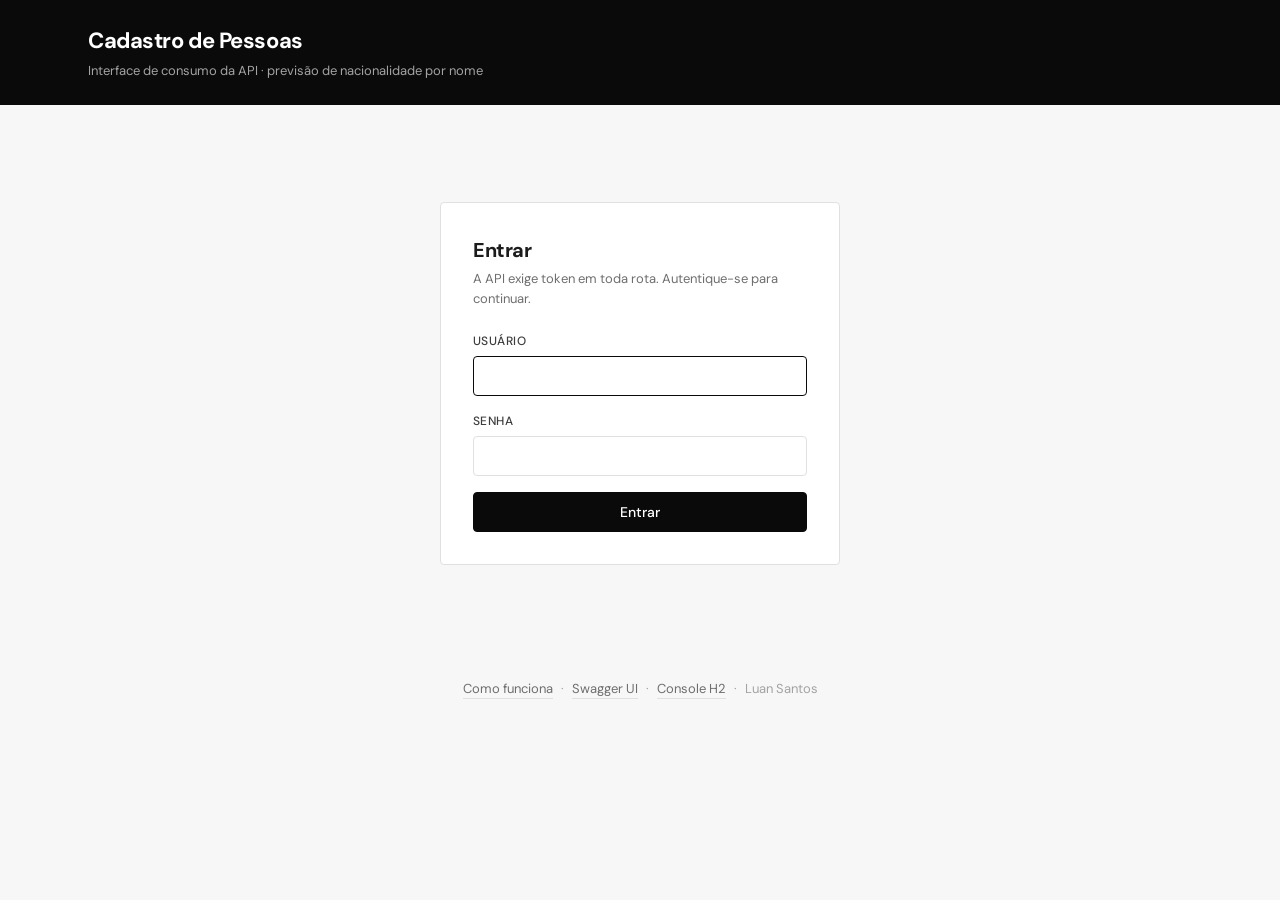
<file: src/main/resources/static/index.html>
<!DOCTYPE html>
<html lang="pt-BR">
<head>
  <meta charset="UTF-8">
  <meta name="viewport" content="width=device-width, initial-scale=1.0">
  <title>Cadastro de Pessoas — API</title>
  <link rel="preconnect" href="https://fonts.googleapis.com">
  <link rel="preconnect" href="https://fonts.gstatic.com" crossorigin>
  <link href="https://fonts.googleapis.com/css2?family=DM+Sans:opsz,wght@9..40,400;9..40,500;9..40,700&family=JetBrains+Mono:wght@400;500&display=swap" rel="stylesheet">
  <link rel="stylesheet" href="styles.css">
</head>
<body>

<header class="topo">
  <div class="container topo__interno">
    <div>
      <h1 class="topo__titulo">Cadastro de Pessoas</h1>
      <p class="topo__sub">Interface de consumo da API · previsão de nacionalidade por nome</p>
    </div>
    <div class="sessao" id="sessao" hidden>
      <span class="sessao__usuario" id="sessaoUsuario"></span>
      <span class="tag" id="sessaoPerfil"></span>
      <button class="btn btn--fantasma" id="btnSair" type="button">sair</button>
    </div>
  </div>
</header>

<main>

  <!-- ===== TELA 1: LOGIN ===== -->
  <div class="tela-login" id="telaLogin">
    <div class="login">

      <div class="login__cartao">
        <h2 class="login__titulo">Entrar</h2>
        <p class="login__sub">A API exige token em toda rota. Autentique-se para continuar.</p>

        <form class="form" id="formLogin" autocomplete="off">
          <div class="campo">
            <label for="usuario">Usuário</label>
            <input type="text" id="usuario" name="usuario" autocomplete="username" required>
          </div>
          <div class="campo">
            <label for="senha">Senha</label>
            <input type="password" id="senha" name="senha" autocomplete="current-password" required>
          </div>

          <span class="login__erro" id="loginErro"></span>

          <button class="btn btn--primario btn--largo" type="submit" id="btnEntrar">Entrar</button>
        </form>
      </div>

    </div>
  </div>

  <!-- ===== TELA 2: APLICAÇÃO ===== -->
  <div class="container conteudo" id="telaApp" hidden>

    <div class="colunas">

      <section class="cartao">
        <div class="cartao__cabecalho">
          <h2>Registrar pessoa</h2>
          <p><code>POST /registrarName</code></p>
        </div>
        <form class="form" id="formCadastro" autocomplete="off">
          <div class="campo">
            <label for="documento">CPF</label>
            <input type="text" id="documento" name="documento" placeholder="000.000.000-00" maxlength="14" inputmode="numeric" required>
            <span class="campo__erro" data-erro="documento"></span>
          </div>
          <div class="campo">
            <label for="nome">Nome</label>
            <input type="text" id="nome" name="nome" placeholder="Nathaniel" required>
            <span class="campo__erro" data-erro="nome"></span>
          </div>
          <div class="campo">
            <label for="sobrenome">Sobrenome</label>
            <input type="text" id="sobrenome" name="sobrenome" placeholder="Barbosa" required>
            <span class="campo__erro" data-erro="sobrenome"></span>
          </div>
          <div class="campo">
            <label for="email">E-mail</label>
            <input type="email" id="email" name="email" placeholder="nome@exemplo.com.br" required>
            <span class="campo__erro" data-erro="email"></span>
          </div>
          <button class="btn btn--primario" type="submit">Registrar</button>
        </form>
      </section>

      <section class="cartao">
        <div class="cartao__cabecalho">
          <h2>Prever nacionalidade</h2>
          <p><code>GET /findNacionalityByPerson/{cpf}</code> — o código ISO da API externa vira nome de país.</p>
        </div>

        <div class="vazio" id="nacionalidadeVazia">
          <span>Selecione <strong>prever</strong> na lista abaixo para consultar a nacionalidade de alguém.</span>
        </div>

        <div class="previsao" id="previsao" hidden>
          <p class="previsao__rotulo">Nacionalidade mais provável de <strong id="previsaoNome"></strong></p>
          <p class="previsao__pais" id="previsaoPais"></p>
          <div class="previsao__barra"><span id="previsaoBarra"></span></div>
          <p class="previsao__meta">
            <span id="previsaoProbabilidade"></span>
            <span class="tag tag--mono" id="previsaoIso"></span>
          </p>
          <div id="previsaoAlternativas"></div>
        </div>
      </section>
    </div>

    <section class="cartao">
      <div class="cartao__cabecalho cartao__cabecalho--acoes">
        <div>
          <h2>Pessoas registradas</h2>
          <p><code>GET /list</code> · <code>GET /list/{cpf}</code> · <code>DELETE /list/{cpf}</code></p>
        </div>
        <div class="busca">
          <input type="search" id="filtro" placeholder="filtrar por nome (mín. 2 letras)">
          <button class="btn" id="btnAtualizar" type="button">Atualizar</button>
        </div>
      </div>

      <div class="tabela-area">
        <table class="tabela">
          <thead>
          <tr>
            <th>CPF</th>
            <th>Nome</th>
            <th>E-mail</th>
            <th class="col-acoes">Ações</th>
          </tr>
          </thead>
          <tbody id="corpoTabela"></tbody>
        </table>
      </div>
    </section>

  </div>
</main>

<footer class="rodape">
  <a href="/explicacao">Como funciona</a>
  <span>·</span>
  <a href="/swagger-ui.html" target="_blank" rel="noopener">Swagger UI</a>
  <span>·</span>
  <a href="/h2-console" target="_blank" rel="noopener">Console H2</a>
  <span>·</span>
  <span>Luan Santos</span>
</footer>

<div class="aviso" id="aviso" hidden></div>

<script src="app.js"></script>
</body>
</html>
</file>
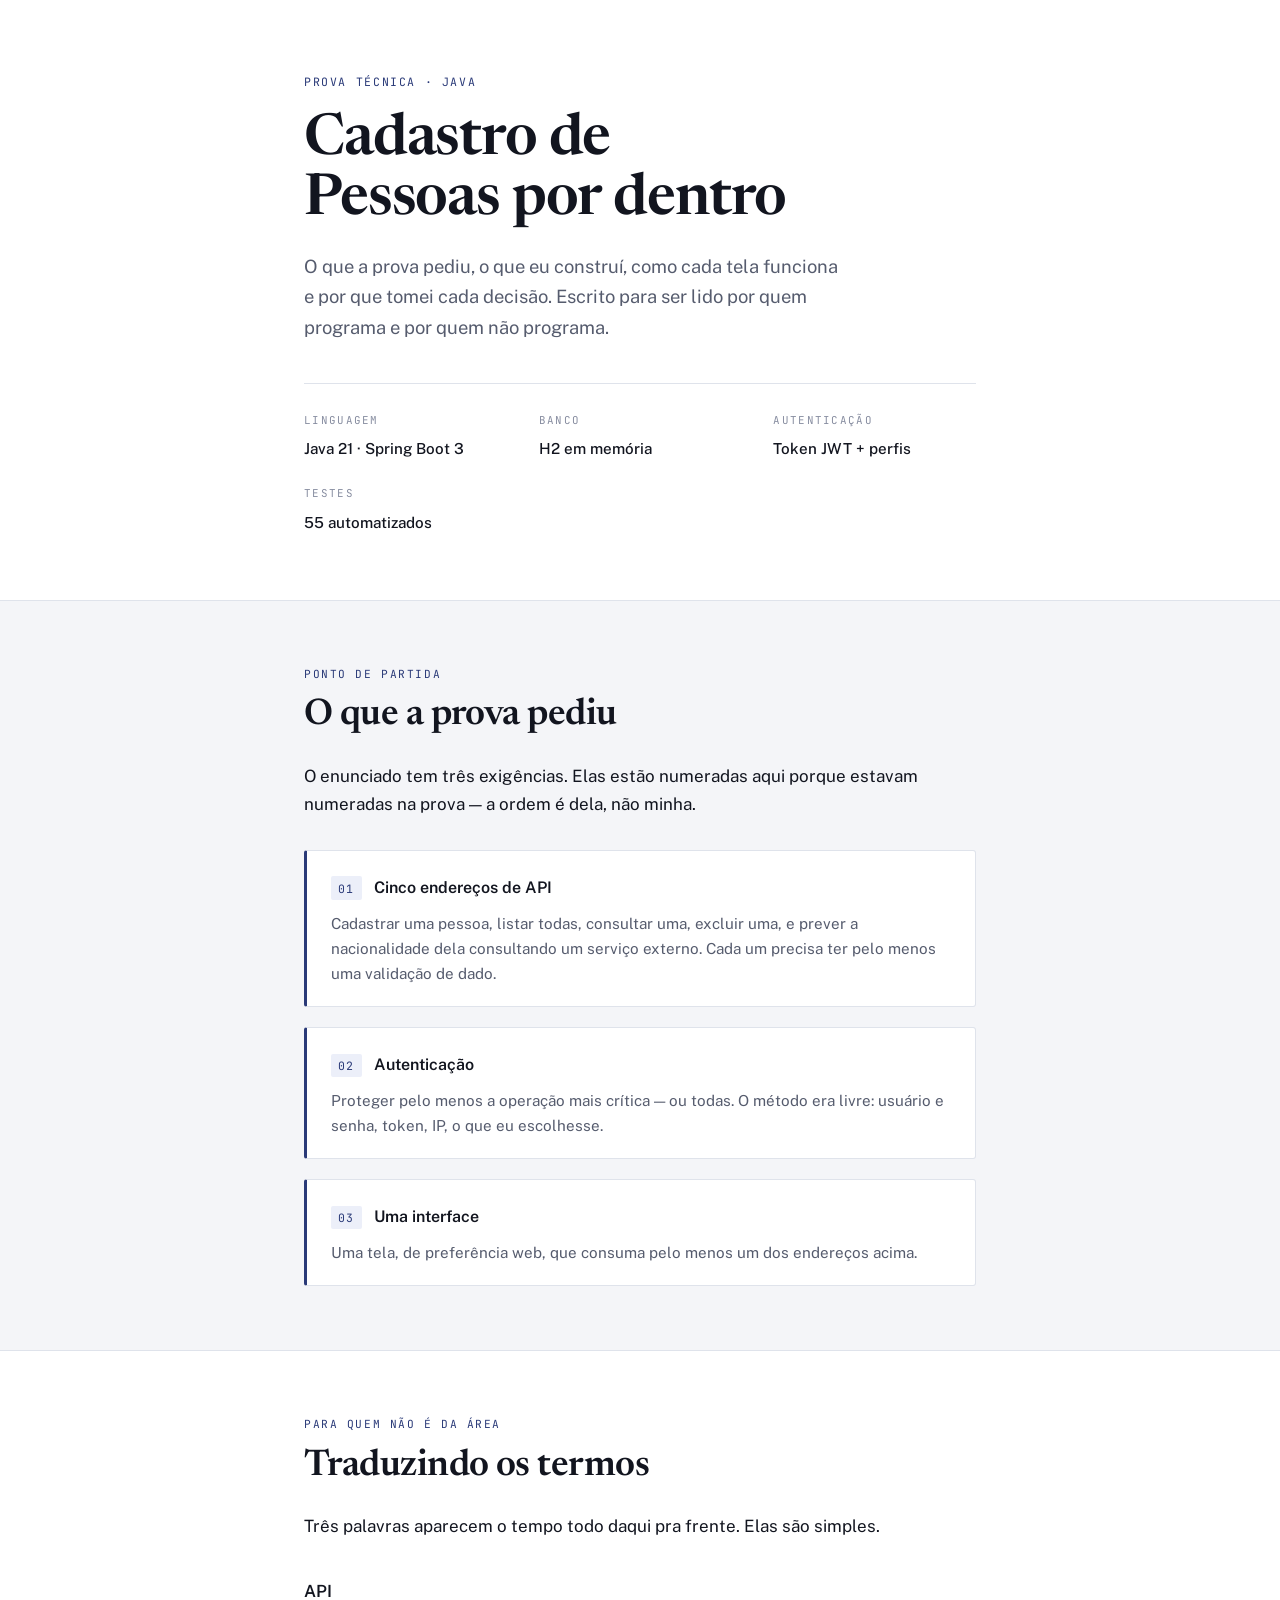
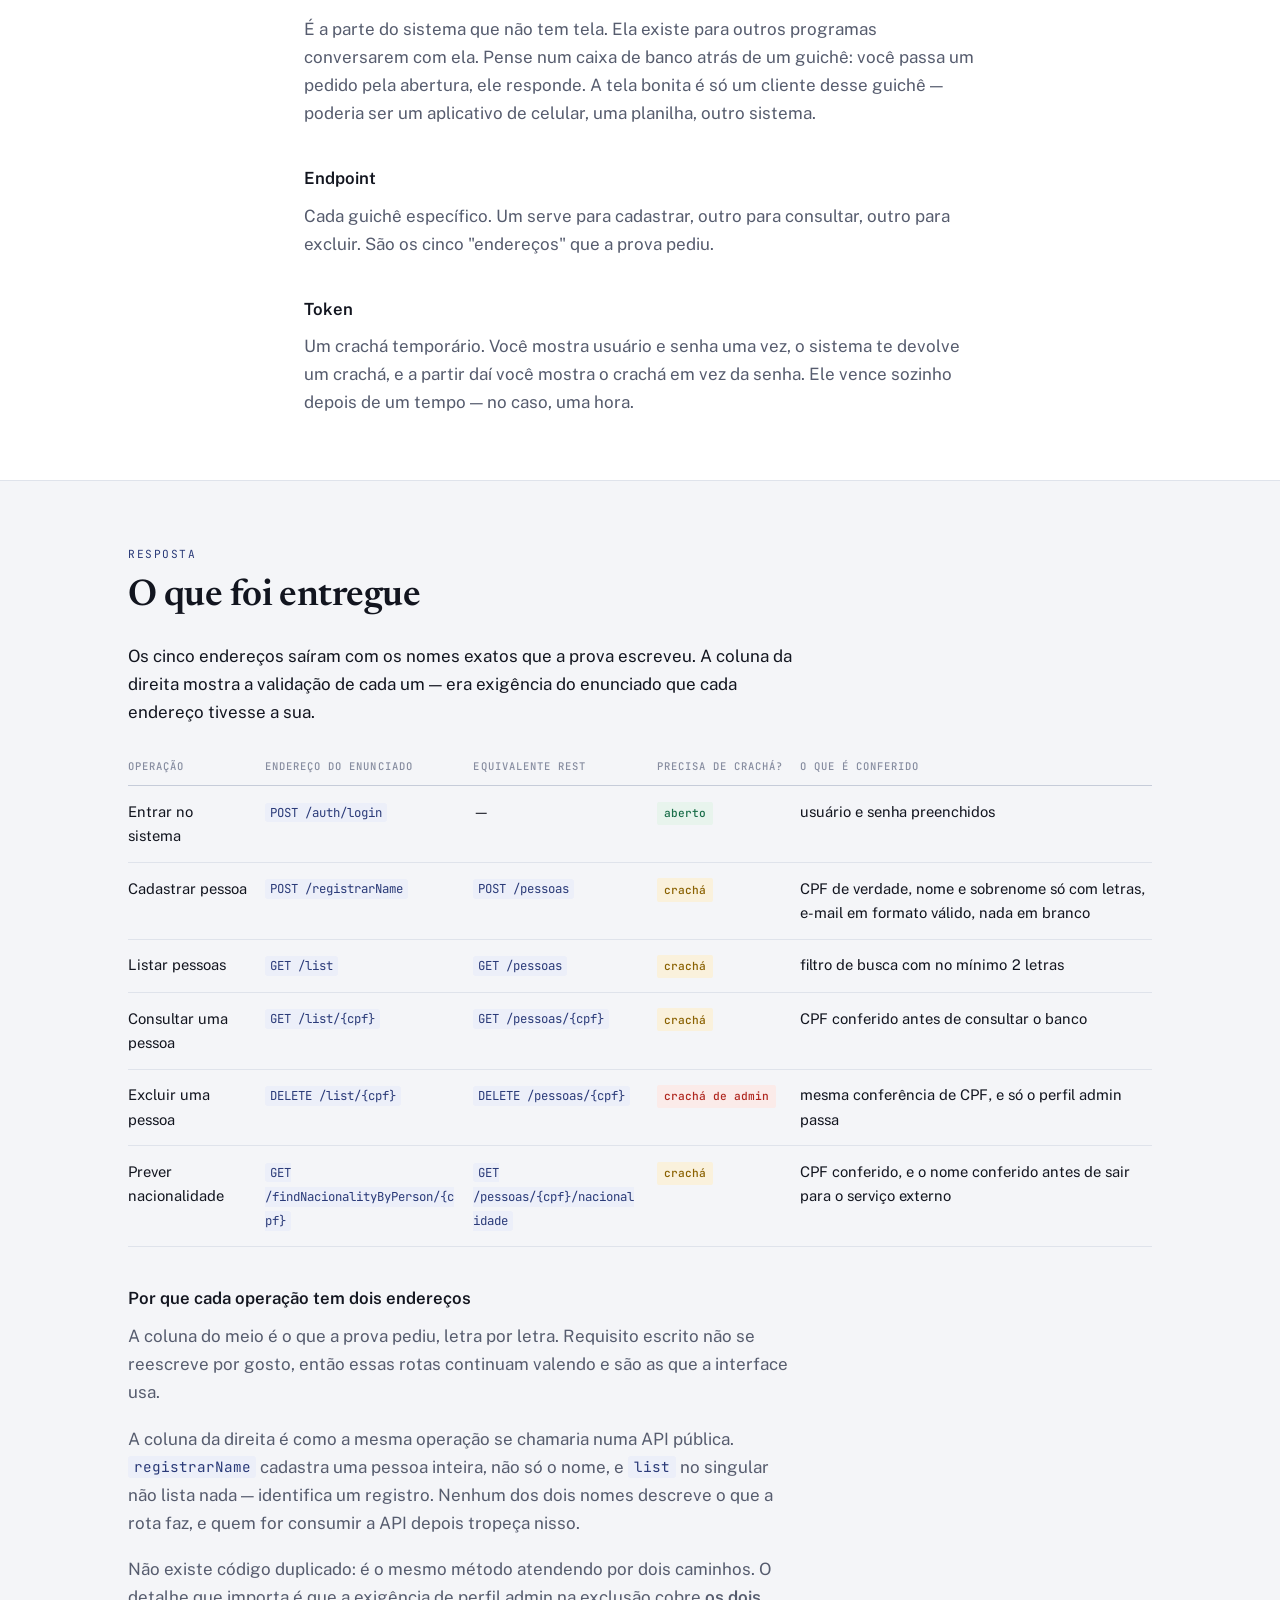
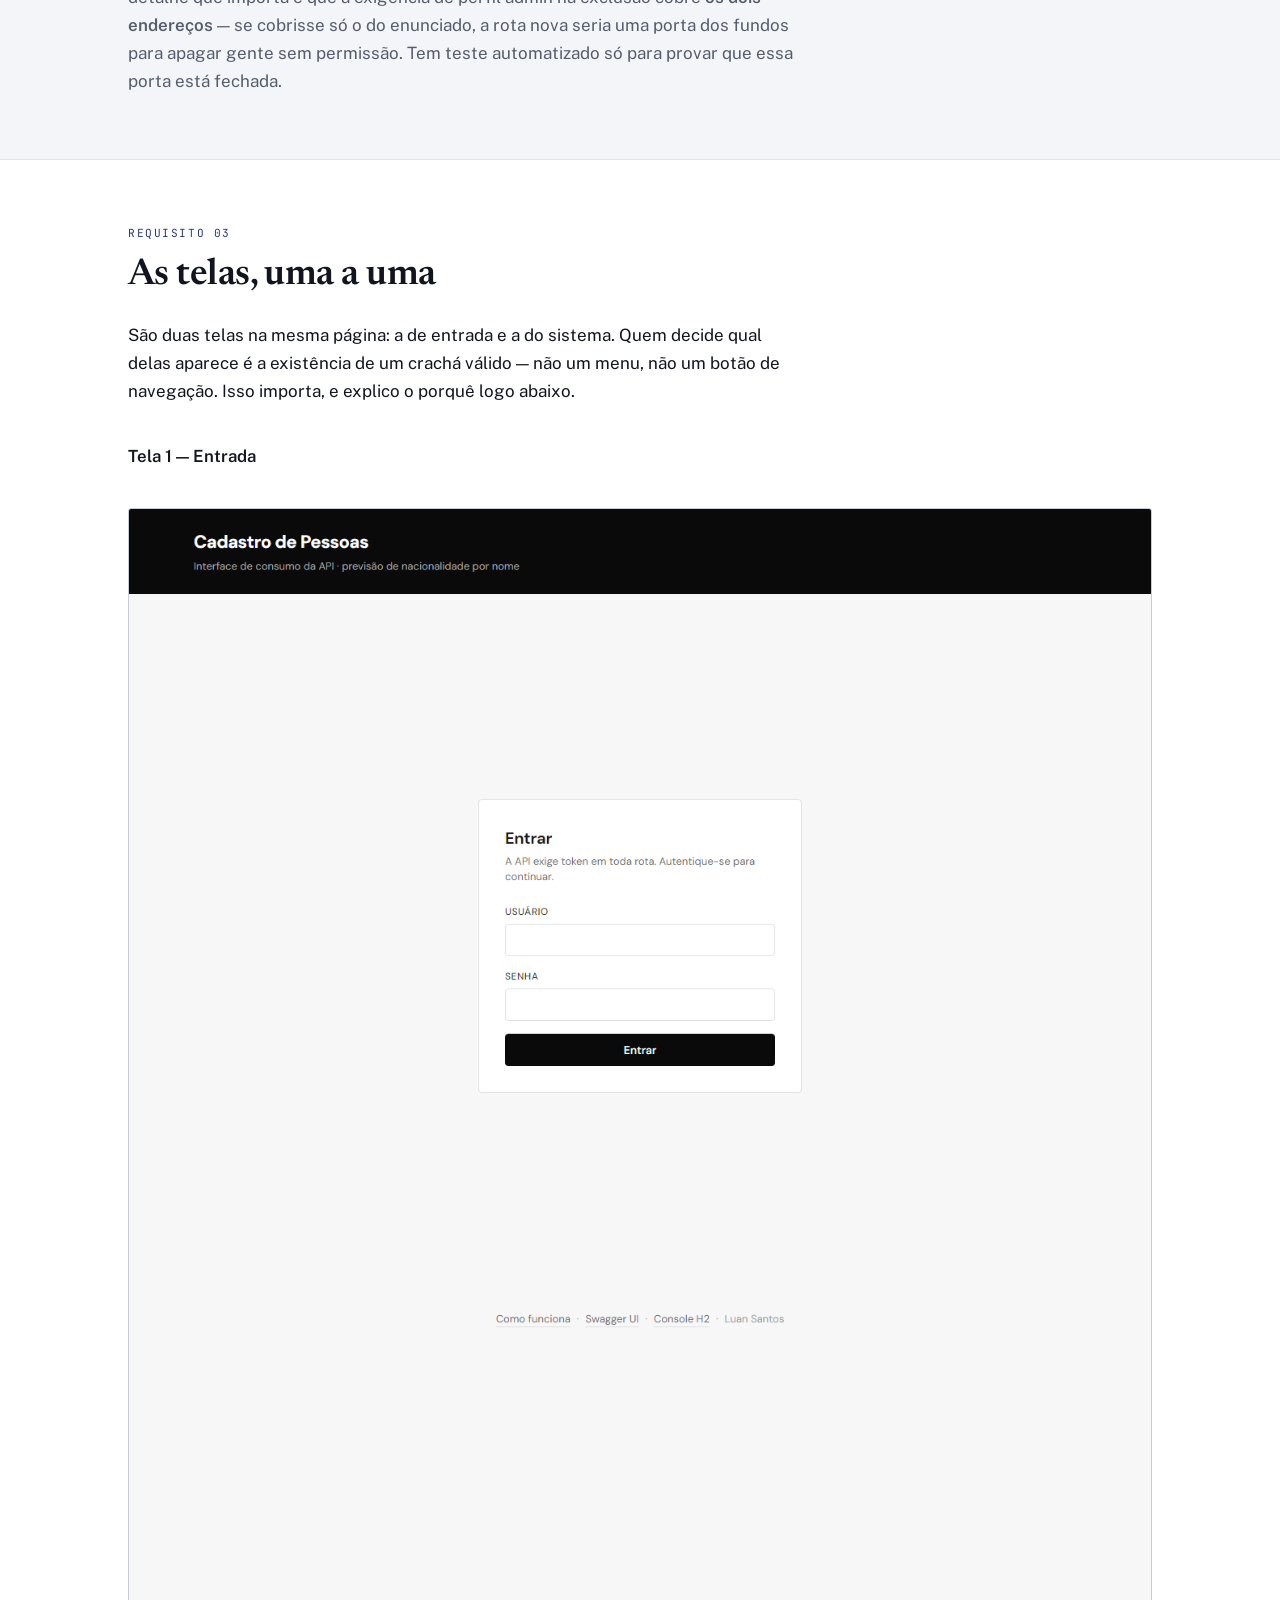
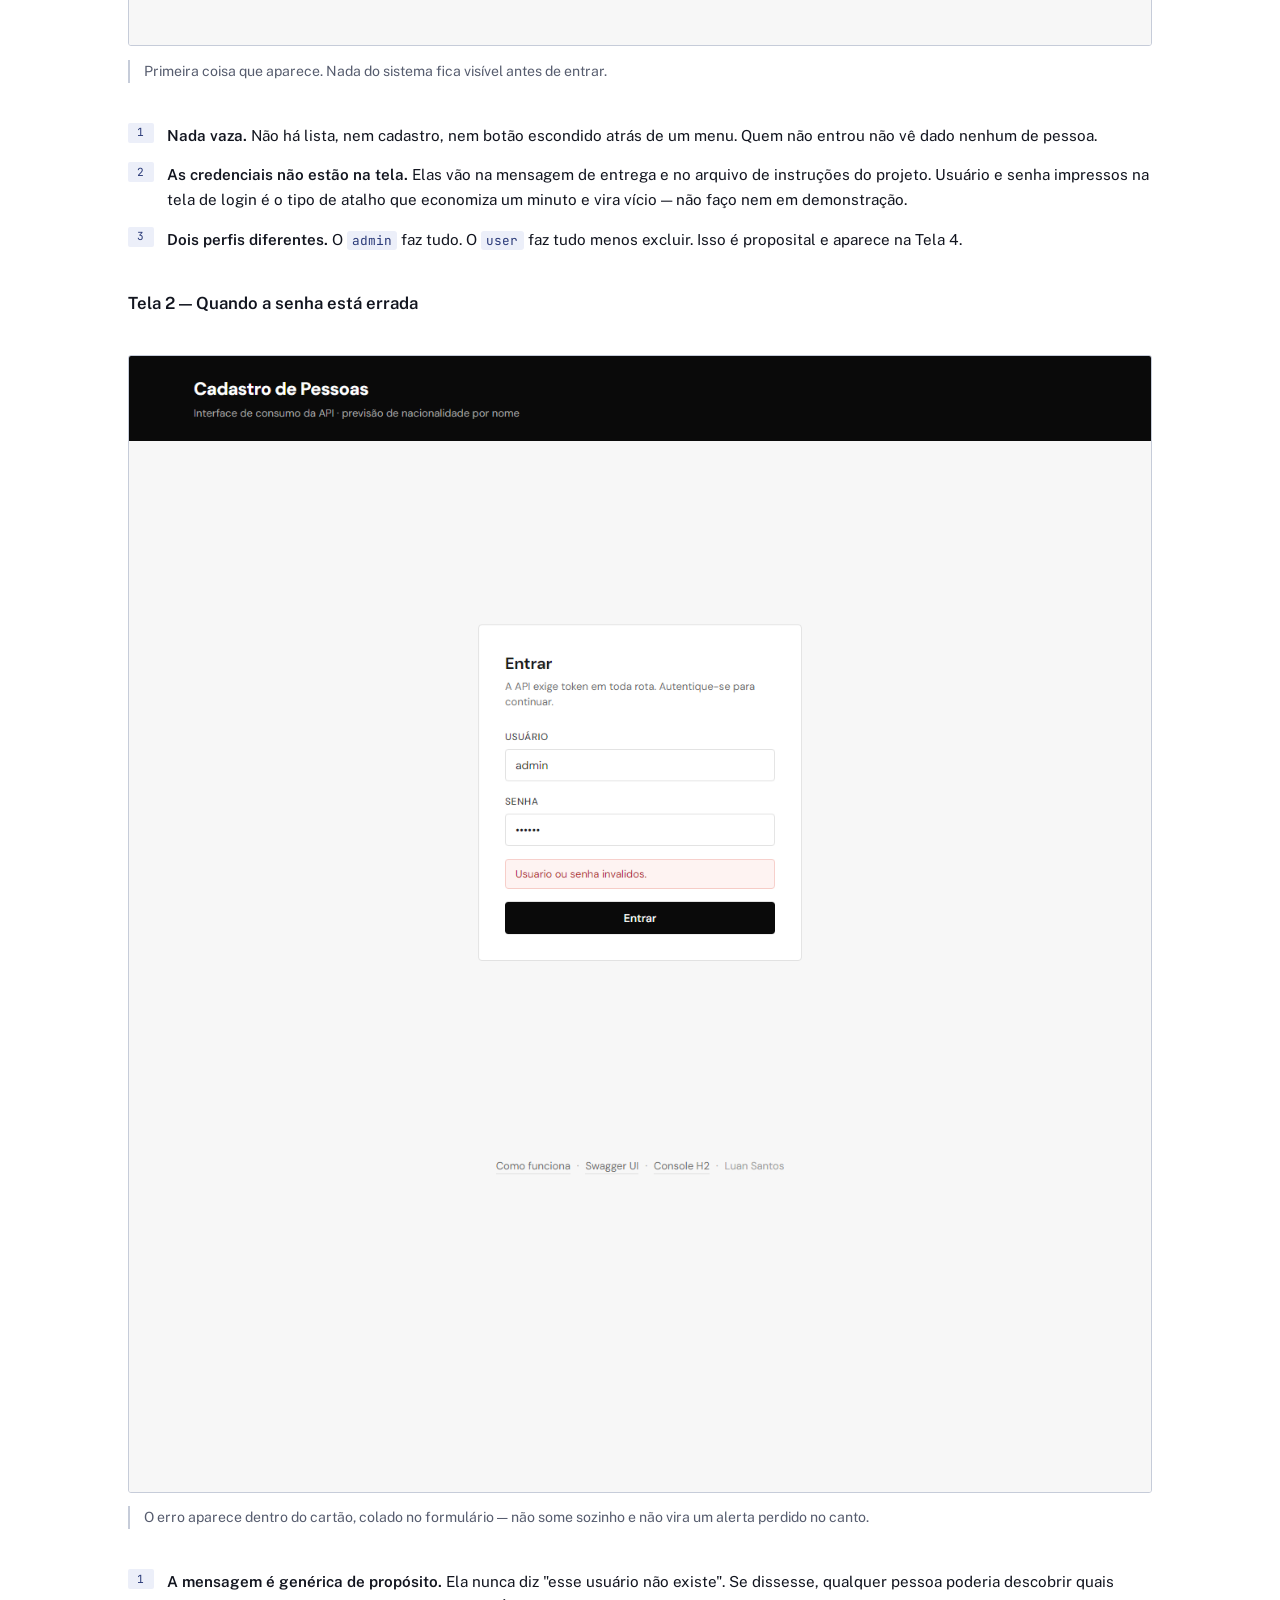
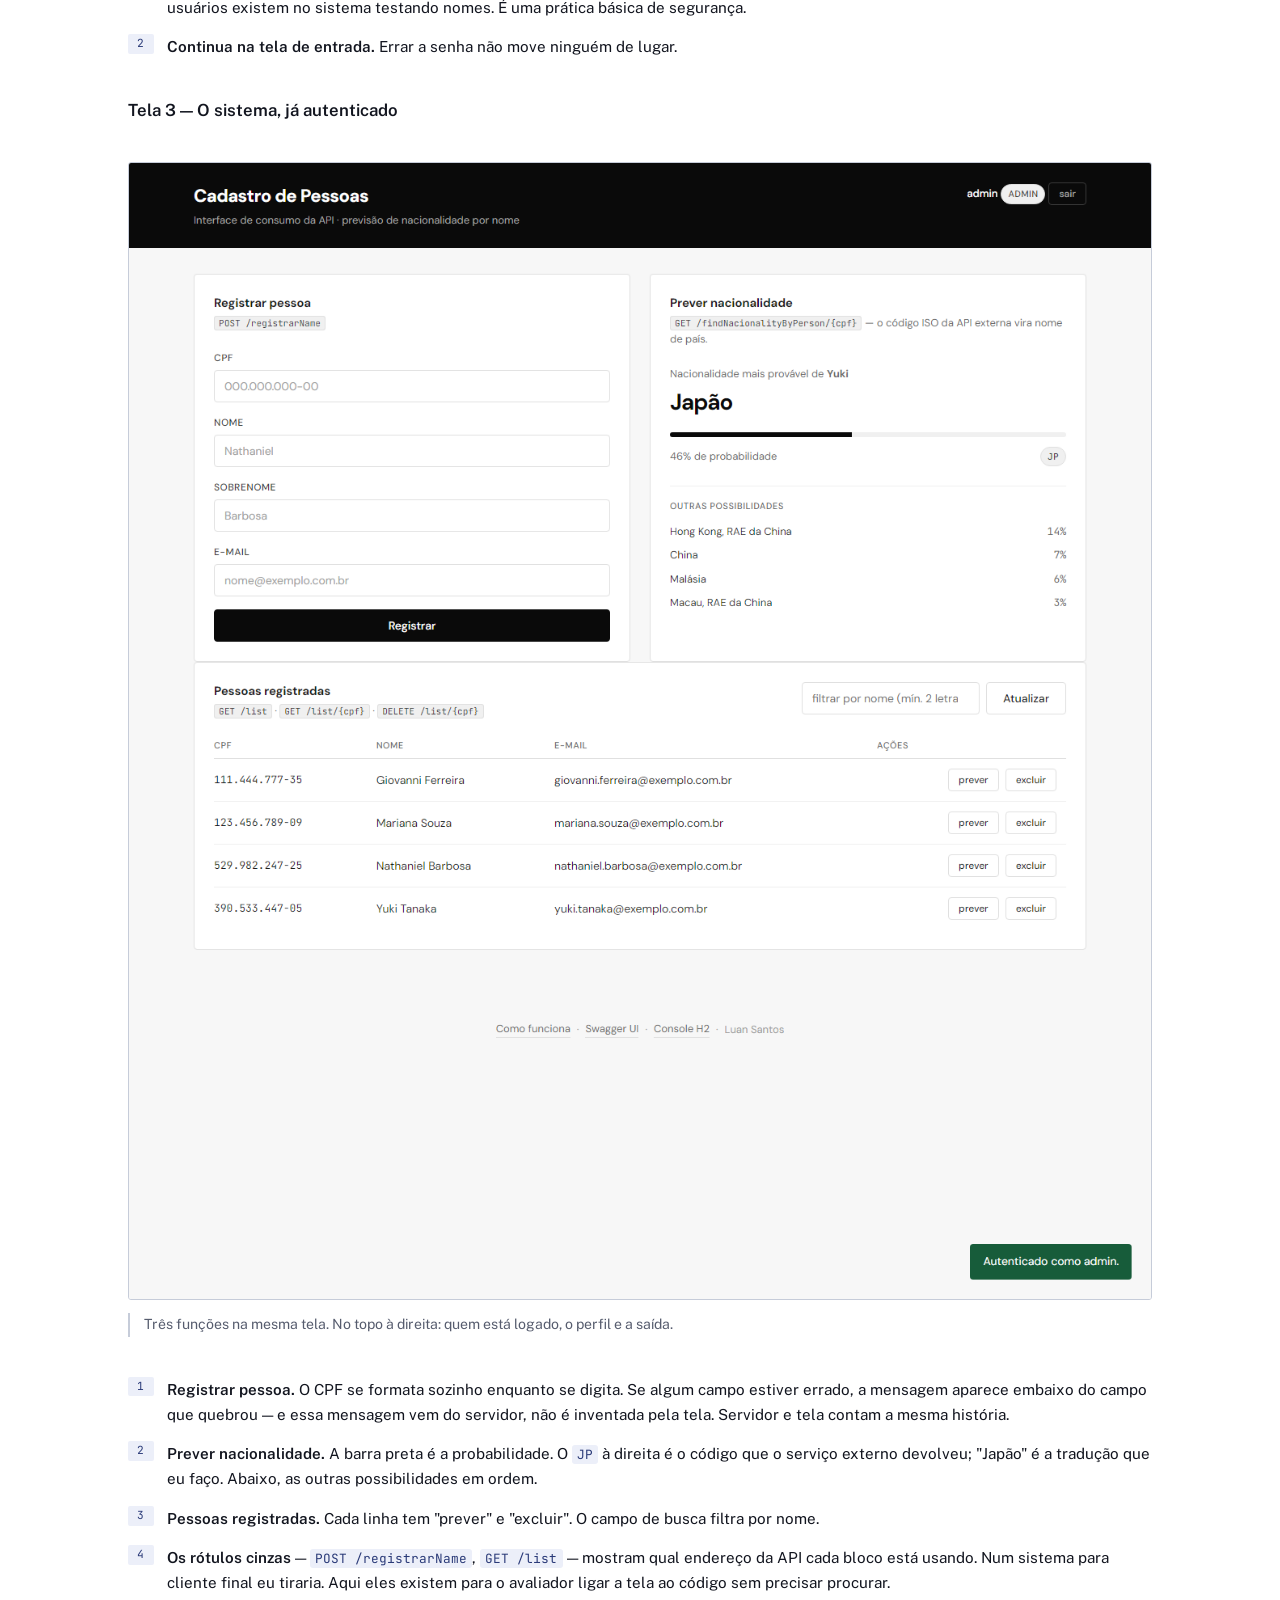
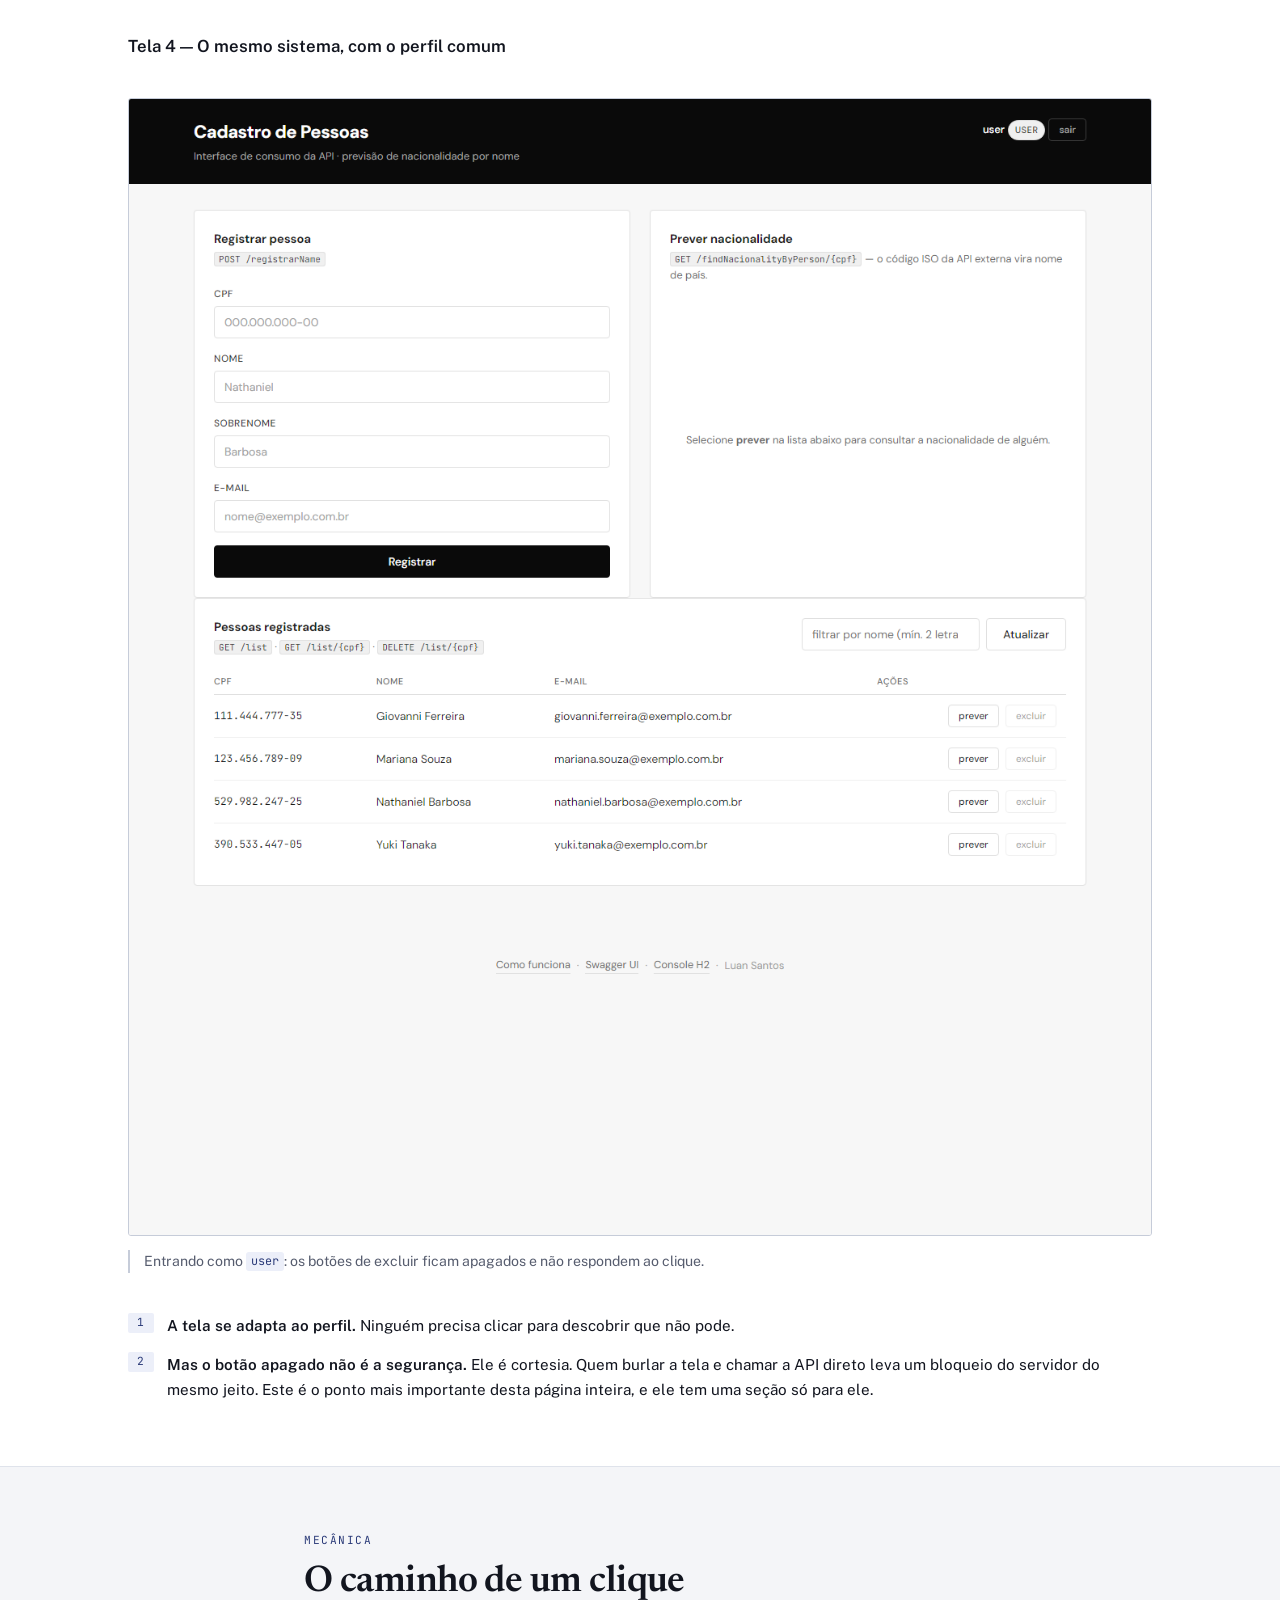
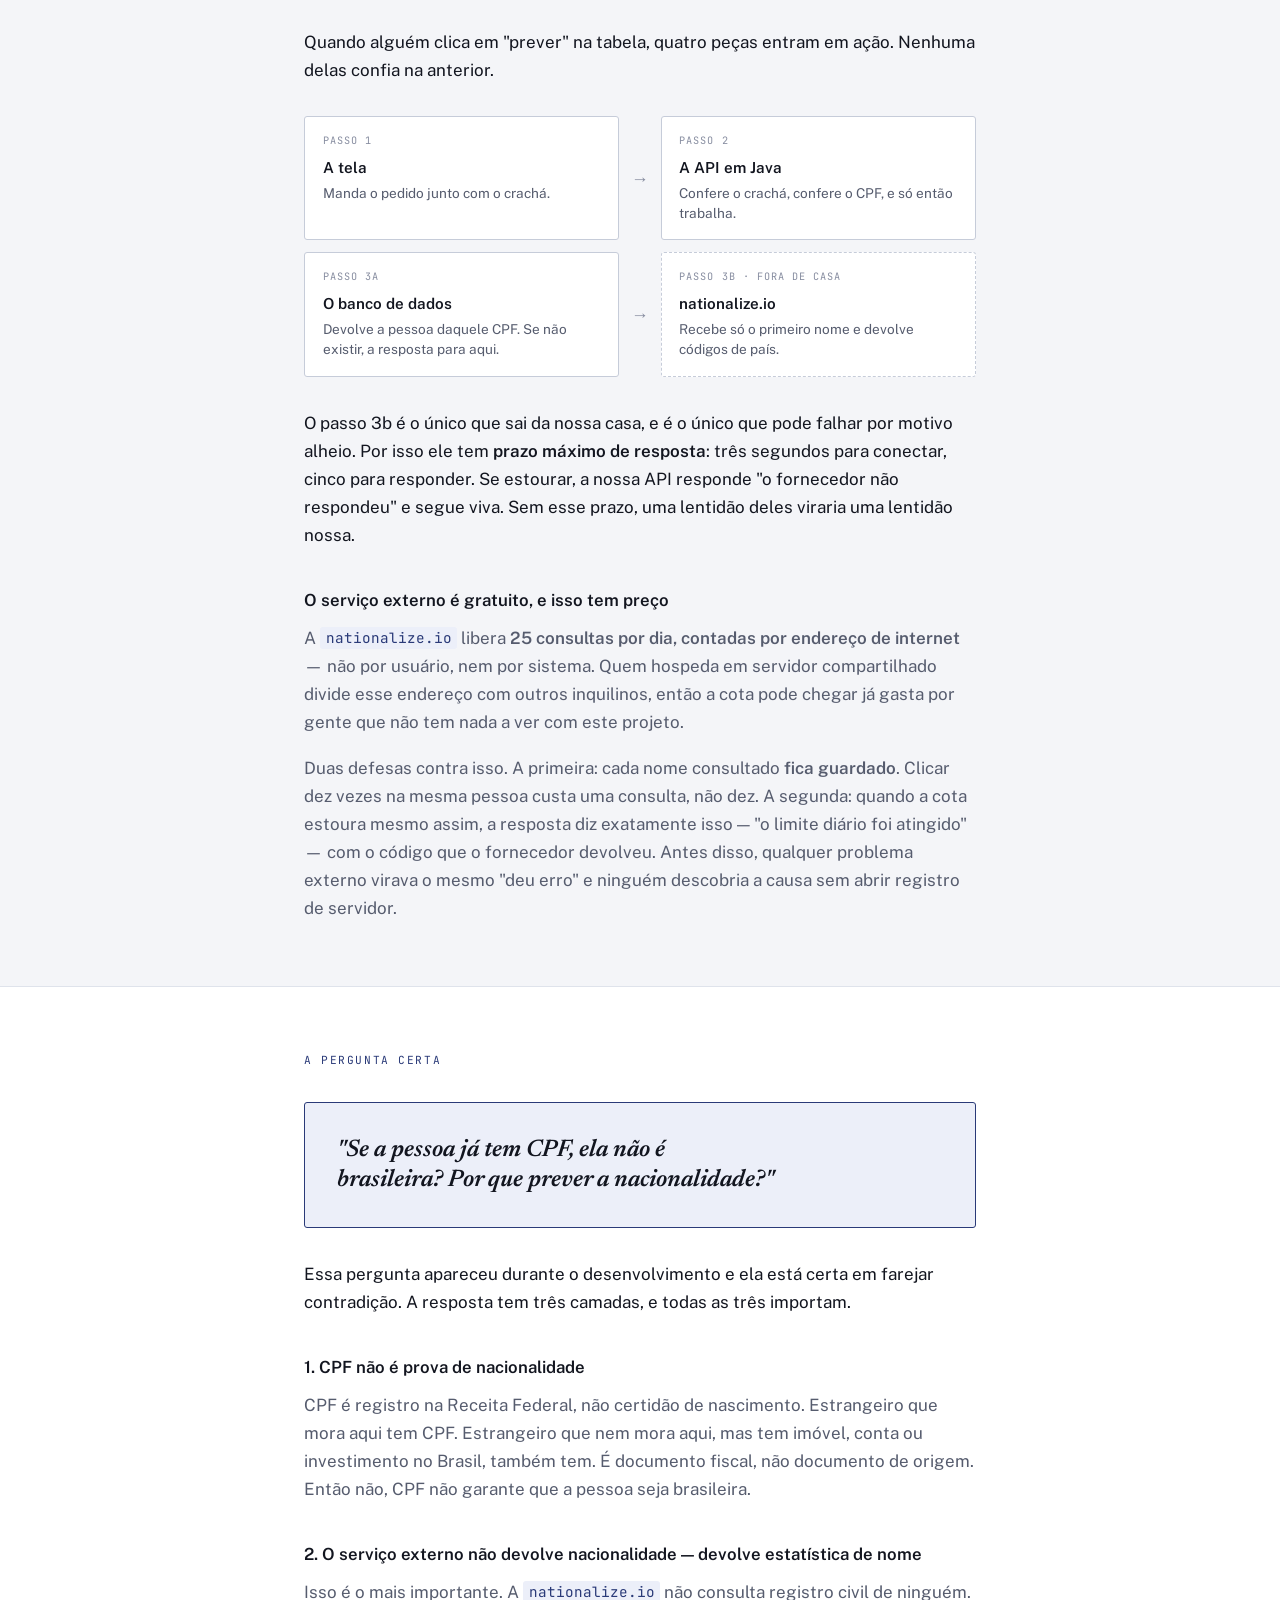
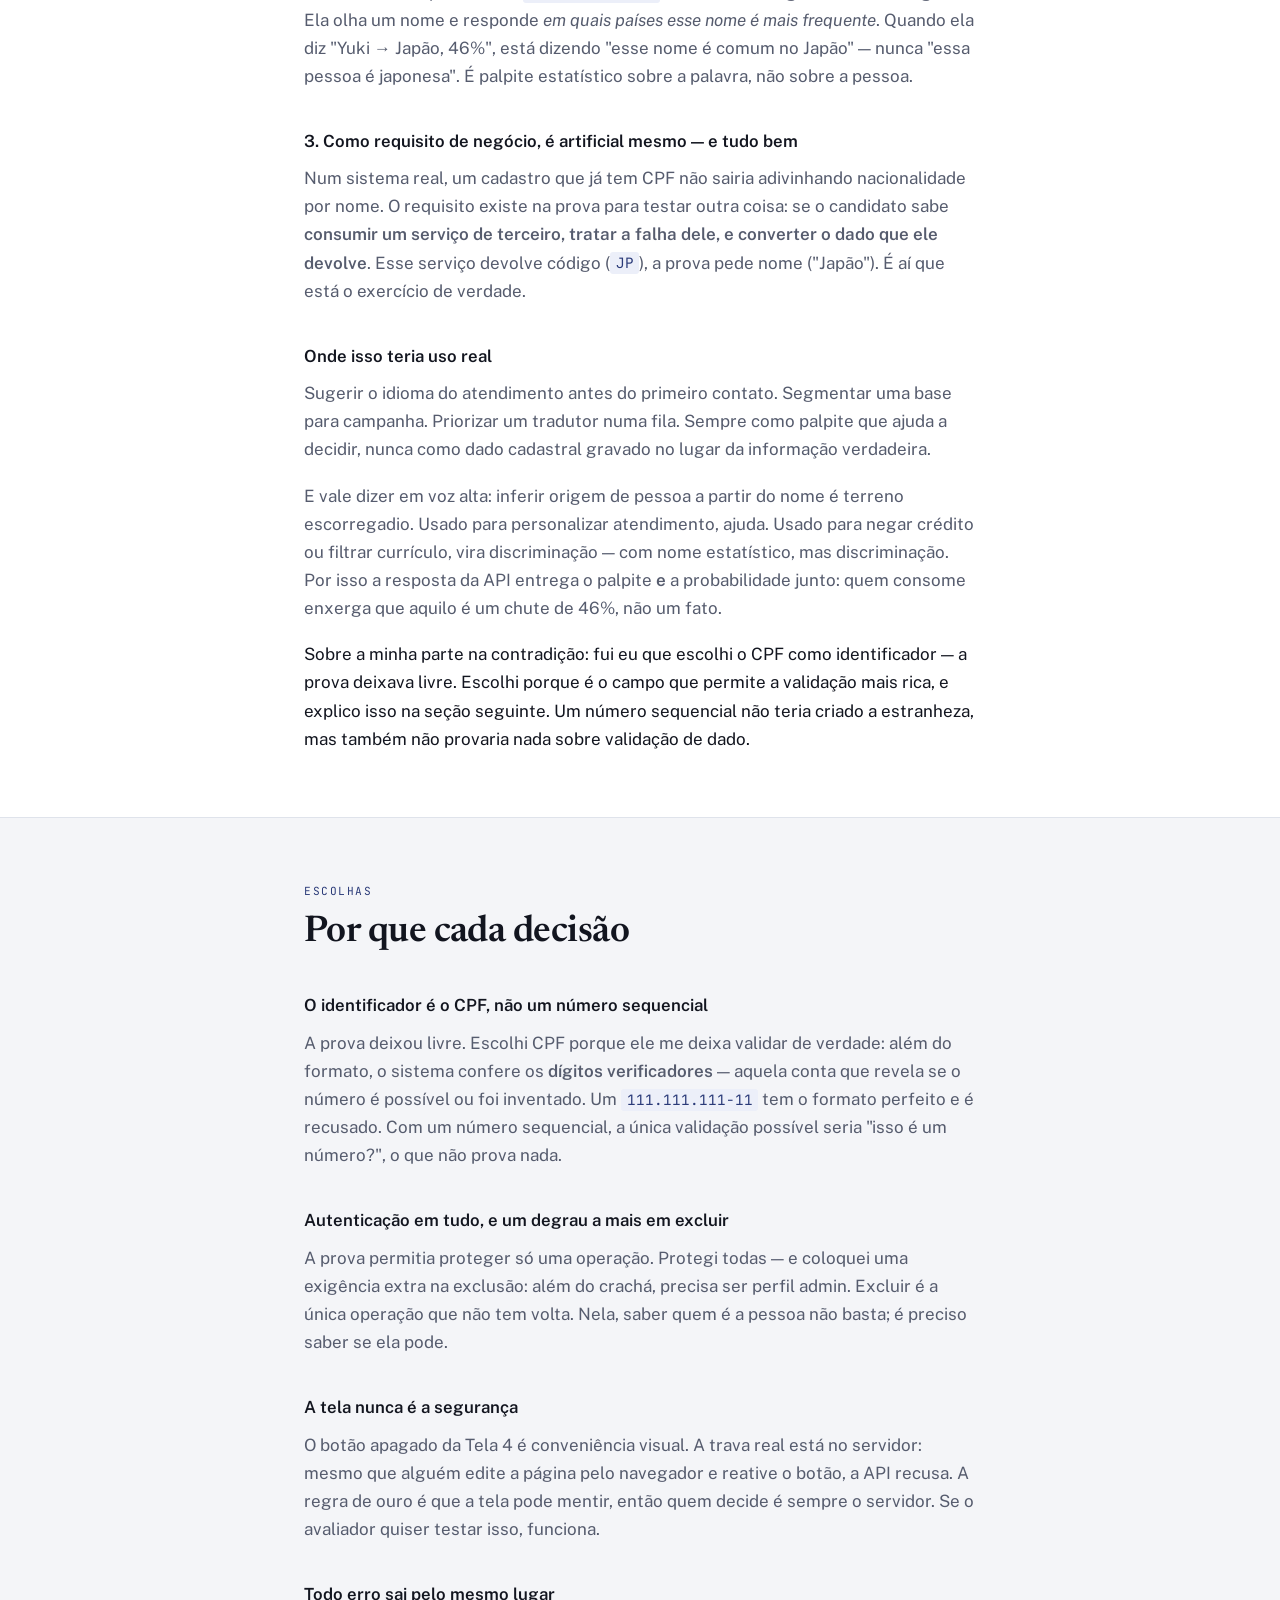
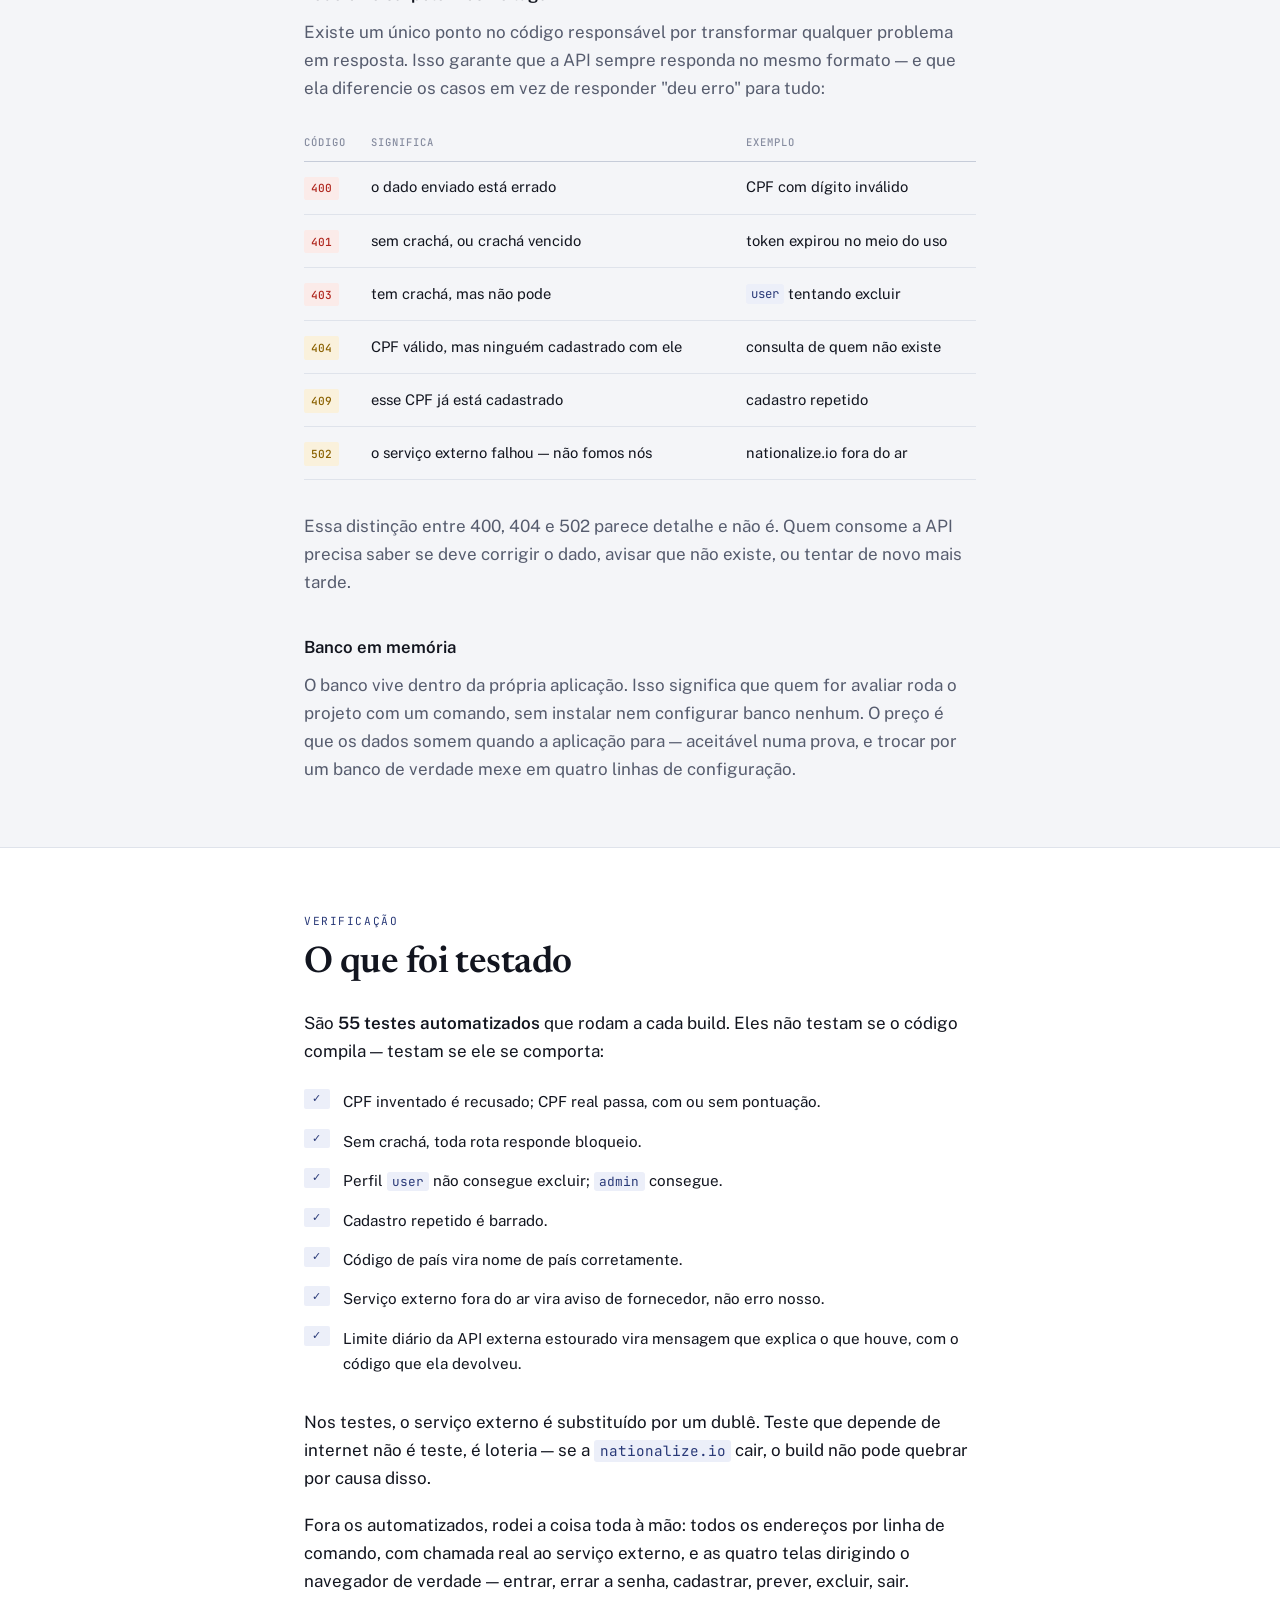
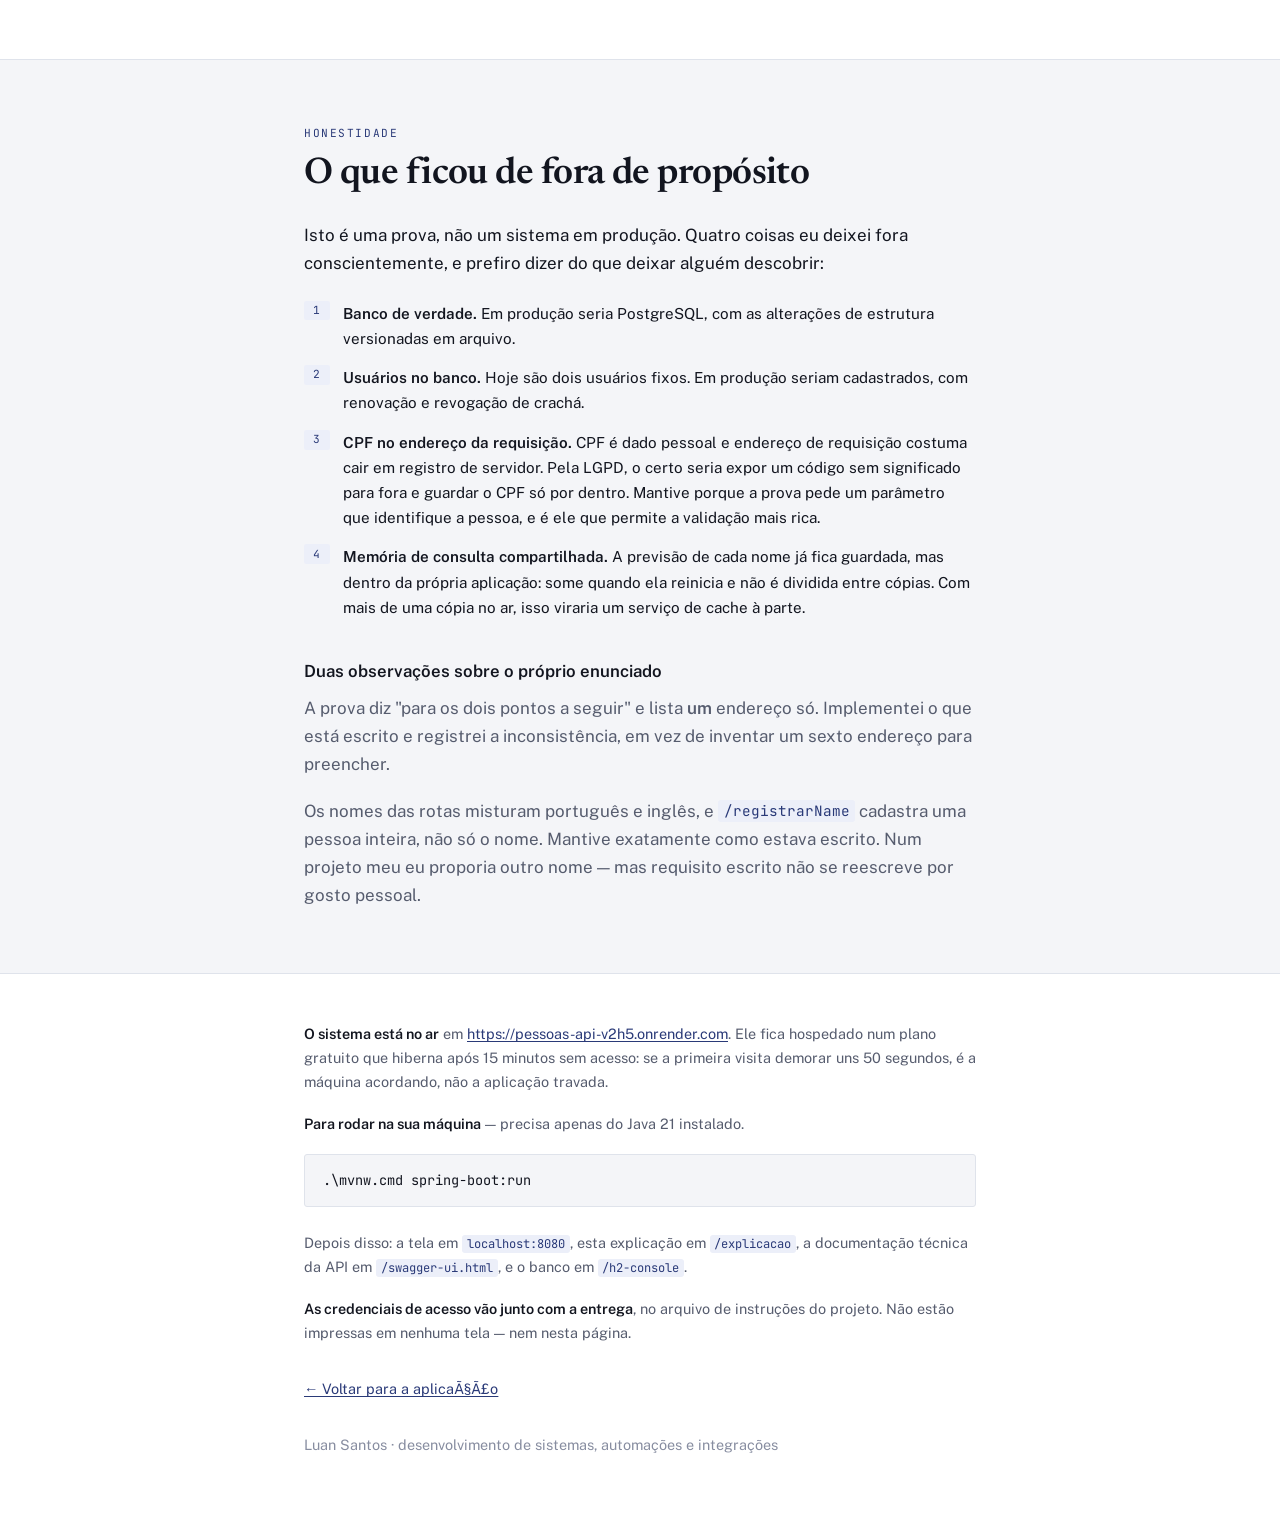
<file: src/main/resources/static/explicacao.html>
<!DOCTYPE html>
<html lang="pt-BR">
<head>
<meta charset="UTF-8">
<meta name="viewport" content="width=device-width, initial-scale=1.0">
<meta name="description" content="Como a prova tÃ©cnica foi construÃ­da: as telas, as decisÃµes e o porquÃª de cada uma."><title>Cadastro de Pessoas por dentro</title>

<link rel="preconnect" href="https://fonts.googleapis.com">
<link rel="preconnect" href="https://fonts.gstatic.com" crossorigin>
<link href="https://fonts.googleapis.com/css2?family=Newsreader:ital,opsz,wght@0,6..72,400;0,6..72,600;1,6..72,400&family=Public+Sans:wght@400;500;600&family=JetBrains+Mono:wght@400;500&display=swap" rel="stylesheet">

<style>
  :root {
    --papel:      #F4F5F8;
    --superficie: #FFFFFF;
    --tinta:      #12151F;
    --tinta-media:#565C6E;
    --tinta-fraca:#878DA0;
    --linha:      #DFE3EB;
    --linha-forte:#C6CCD9;
    --carimbo:    #2A3A78;
    --carimbo-bg: #ECEFF9;
    --ok:         #1B6E4A;
    --ok-bg:      #E8F4ED;
    --atencao:    #8A6100;
    --atencao-bg: #FAF1DC;
    --erro:       #B0271F;
    --erro-bg:    #FBEBE9;

    --largura-texto: 42rem;
    --largura-ampla: 64rem;
  }

  @media (prefers-color-scheme: dark) {
    :root:not([data-theme="light"]) {
      --papel:      #0E1017;
      --superficie: #171A24;
      --tinta:      #E8EAF0;
      --tinta-media:#9AA1B4;
      --tinta-fraca:#6E7589;
      --linha:      #262B38;
      --linha-forte:#39404F;
      --carimbo:    #93A2EE;
      --carimbo-bg: #1B2136;
      --ok:         #59C393;
      --ok-bg:      #14261E;
      --atencao:    #DDAA4E;
      --atencao-bg: #2A2113;
      --erro:       #EC8177;
      --erro-bg:    #2B1715;
    }
  }

  :root[data-theme="dark"] {
    --papel:      #0E1017;
    --superficie: #171A24;
    --tinta:      #E8EAF0;
    --tinta-media:#9AA1B4;
    --tinta-fraca:#6E7589;
    --linha:      #262B38;
    --linha-forte:#39404F;
    --carimbo:    #93A2EE;
    --carimbo-bg: #1B2136;
    --ok:         #59C393;
    --ok-bg:      #14261E;
    --atencao:    #DDAA4E;
    --atencao-bg: #2A2113;
    --erro:       #EC8177;
    --erro-bg:    #2B1715;
  }

  * { box-sizing: border-box; }

  body {
    margin: 0;
    background: var(--papel);
    color: var(--tinta);
    font-family: 'Public Sans', -apple-system, BlinkMacSystemFont, 'Segoe UI', sans-serif;
    font-size: 17px;
    line-height: 1.65;
    -webkit-font-smoothing: antialiased;
  }

  .faixa { width: 100%; padding: 0 1.5rem; }

  .texto { max-width: var(--largura-texto); margin: 0 auto; }
  .amplo { max-width: var(--largura-ampla); margin: 0 auto; }

  /* ---------- cabecalho ---------- */

  .capa {
    border-bottom: 1px solid var(--linha);
    background: var(--superficie);
    padding: 4.5rem 1.5rem 3rem;
  }

  .capa__marca {
    font-family: 'JetBrains Mono', ui-monospace, monospace;
    font-size: 0.72rem;
    letter-spacing: 0.14em;
    text-transform: uppercase;
    color: var(--carimbo);
    margin: 0 0 1.25rem;
  }

  .capa h1 {
    font-family: 'Newsreader', Georgia, serif;
    font-size: clamp(2.4rem, 6vw, 3.6rem);
    font-weight: 600;
    line-height: 1.05;
    letter-spacing: -0.02em;
    margin: 0 0 1.25rem;
    text-wrap: balance;
  }

  .capa__linha-fina {
    font-size: 1.15rem;
    color: var(--tinta-media);
    margin: 0 0 2.5rem;
    max-width: 34rem;
  }

  .ficha {
    display: grid;
    grid-template-columns: repeat(auto-fit, minmax(11rem, 1fr));
    gap: 1.5rem 2rem;
    border-top: 1px solid var(--linha);
    padding-top: 1.75rem;
  }

  .ficha dt {
    font-family: 'JetBrains Mono', monospace;
    font-size: 0.68rem;
    letter-spacing: 0.12em;
    text-transform: uppercase;
    color: var(--tinta-fraca);
    margin-bottom: 0.4rem;
  }

  .ficha dd {
    margin: 0;
    font-size: 0.95rem;
    font-weight: 500;
  }

  /* ---------- secoes ---------- */

  .secao { padding: 4rem 1.5rem; }
  .secao + .secao { border-top: 1px solid var(--linha); }
  .secao--destaque { background: var(--superficie); }

  .rotulo {
    font-family: 'JetBrains Mono', monospace;
    font-size: 0.7rem;
    letter-spacing: 0.14em;
    text-transform: uppercase;
    color: var(--carimbo);
    margin: 0 0 0.75rem;
  }

  h2 {
    font-family: 'Newsreader', Georgia, serif;
    font-size: clamp(1.7rem, 3.6vw, 2.3rem);
    font-weight: 600;
    line-height: 1.15;
    letter-spacing: -0.015em;
    margin: 0 0 1.5rem;
    text-wrap: balance;
  }

  h3 {
    font-family: 'Public Sans', sans-serif;
    font-size: 1.05rem;
    font-weight: 600;
    line-height: 1.35;
    margin: 2.5rem 0 0.75rem;
  }

  p { margin: 0 0 1.15rem; }
  p:last-child { margin-bottom: 0; }

  strong { font-weight: 600; }

  a { color: var(--carimbo); text-decoration: underline; text-underline-offset: 2px; }
  a:focus-visible { outline: 2px solid var(--carimbo); outline-offset: 3px; border-radius: 2px; }

  .guia { color: var(--tinta-media); }

  code {
    font-family: 'JetBrains Mono', ui-monospace, monospace;
    font-size: 0.84em;
    background: var(--carimbo-bg);
    color: var(--carimbo);
    padding: 0.1em 0.4em;
    border-radius: 3px;
    word-break: break-word;
  }

  /* ---------- blocos de requisito ---------- */

  .requisitos {
    display: grid;
    gap: 1.25rem;
    margin-top: 2rem;
  }

  .requisito {
    background: var(--superficie);
    border: 1px solid var(--linha);
    border-left: 3px solid var(--carimbo);
    border-radius: 3px;
    padding: 1.5rem 1.5rem 1.25rem;
  }

  .secao--destaque .requisito { background: var(--papel); }

  .requisito__topo {
    display: flex;
    align-items: baseline;
    gap: 0.75rem;
    margin-bottom: 0.6rem;
  }

  .requisito__numero {
    font-family: 'JetBrains Mono', monospace;
    font-size: 0.72rem;
    letter-spacing: 0.1em;
    color: var(--carimbo);
    background: var(--carimbo-bg);
    border-radius: 2px;
    padding: 0.15rem 0.45rem;
    flex-shrink: 0;
  }

  .requisito__titulo { font-weight: 600; font-size: 1rem; }

  .requisito p { font-size: 0.95rem; color: var(--tinta-media); margin-bottom: 0; }

  /* ---------- tabelas ---------- */

  .rolagem { overflow-x: auto; margin: 2rem 0; }

  table {
    width: 100%;
    border-collapse: collapse;
    font-size: 0.92rem;
    font-variant-numeric: tabular-nums;
  }

  th {
    text-align: left;
    font-family: 'JetBrains Mono', monospace;
    font-size: 0.66rem;
    font-weight: 500;
    letter-spacing: 0.1em;
    text-transform: uppercase;
    color: var(--tinta-fraca);
    padding: 0 1rem 0.6rem 0;
    border-bottom: 1px solid var(--linha-forte);
    white-space: nowrap;
  }

  td {
    padding: 0.85rem 1rem 0.85rem 0;
    border-bottom: 1px solid var(--linha);
    vertical-align: top;
  }

  th:last-child, td:last-child { padding-right: 0; }

  /* ---------- figuras ---------- */

  figure {
    margin: 2.5rem 0;
  }

  figure img {
    display: block;
    width: 100%;
    height: auto;
    border: 1px solid var(--linha-forte);
    border-radius: 3px;
    background: var(--superficie);
  }

  figcaption {
    font-size: 0.88rem;
    color: var(--tinta-media);
    margin-top: 0.85rem;
    padding-left: 0.9rem;
    border-left: 2px solid var(--linha-forte);
  }

  /* ---------- lista de leitura da tela ---------- */

  .leitura {
    list-style: none;
    padding: 0;
    margin: 1.5rem 0 0;
    display: grid;
    gap: 0.9rem;
  }

  .leitura li {
    display: grid;
    grid-template-columns: 1.6rem 1fr;
    gap: 0.85rem;
    align-items: start;
    font-size: 0.95rem;
  }

  .leitura .marca {
    font-family: 'JetBrains Mono', monospace;
    font-size: 0.7rem;
    color: var(--carimbo);
    background: var(--carimbo-bg);
    border-radius: 2px;
    text-align: center;
    padding: 0.2rem 0;
    line-height: 1.2;
  }

  /* ---------- fluxo ---------- */

  .fluxo {
    display: grid;
    gap: 0.75rem;
    margin: 2rem 0;
  }

  .fluxo__linha {
    display: flex;
    align-items: stretch;
    gap: 0.75rem;
    flex-wrap: wrap;
  }

  .caixa {
    flex: 1 1 12rem;
    background: var(--superficie);
    border: 1px solid var(--linha-forte);
    border-radius: 3px;
    padding: 1rem 1.1rem;
  }

  .secao--destaque .caixa { background: var(--papel); }

  .caixa__papel {
    font-family: 'JetBrains Mono', monospace;
    font-size: 0.64rem;
    letter-spacing: 0.1em;
    text-transform: uppercase;
    color: var(--tinta-fraca);
    margin-bottom: 0.3rem;
  }

  .caixa__nome { font-weight: 600; font-size: 0.95rem; margin-bottom: 0.25rem; }
  .caixa__nota { font-size: 0.85rem; color: var(--tinta-media); line-height: 1.45; }

  .seta {
    display: flex;
    align-items: center;
    color: var(--tinta-fraca);
    font-size: 1.1rem;
    flex-shrink: 0;
  }

  .caixa--externa { border-style: dashed; }

  /* ---------- destaque de pergunta ---------- */

  .pergunta {
    background: var(--carimbo-bg);
    border: 1px solid var(--carimbo);
    border-radius: 3px;
    padding: 2rem;
    margin: 2rem 0;
  }

  .pergunta__titulo {
    font-family: 'Newsreader', Georgia, serif;
    font-size: 1.5rem;
    font-weight: 600;
    font-style: italic;
    line-height: 1.25;
    margin: 0;
    color: var(--tinta);
    text-wrap: balance;
  }

  /* ---------- etiquetas de estado ---------- */

  .etiqueta {
    display: inline-block;
    font-family: 'JetBrains Mono', monospace;
    font-size: 0.7rem;
    font-weight: 500;
    padding: 0.15rem 0.45rem;
    border-radius: 2px;
    white-space: nowrap;
  }

  .etiqueta--ok      { background: var(--ok-bg);      color: var(--ok); }
  .etiqueta--atencao { background: var(--atencao-bg); color: var(--atencao); }
  .etiqueta--erro    { background: var(--erro-bg);    color: var(--erro); }

  /* ---------- rodape ---------- */

  .rodape {
    border-top: 1px solid var(--linha);
    background: var(--superficie);
    padding: 3rem 1.5rem 4rem;
    font-size: 0.9rem;
    color: var(--tinta-media);
  }

  .rodape strong { color: var(--tinta); }

  .comando {
    font-family: 'JetBrains Mono', monospace;
    font-size: 0.85rem;
    background: var(--papel);
    border: 1px solid var(--linha);
    border-radius: 3px;
    padding: 0.9rem 1.1rem;
    margin: 1rem 0 1.5rem;
    overflow-x: auto;
    white-space: pre;
    color: var(--tinta);
  }

  @media (prefers-reduced-motion: reduce) {
    * { animation: none !important; transition: none !important; }
  }
</style>
</head>
<body>


<header class="capa">
  <div class="texto">
    <p class="capa__marca">Prova técnica · Java</p>
    <h1>Cadastro de Pessoas por dentro</h1>
    <p class="capa__linha-fina">
      O que a prova pediu, o que eu construí, como cada tela funciona e por que
      tomei cada decisão. Escrito para ser lido por quem programa e por quem não programa.
    </p>
    <dl class="ficha">
      <div>
        <dt>Linguagem</dt>
        <dd>Java 21 · Spring Boot 3</dd>
      </div>
      <div>
        <dt>Banco</dt>
        <dd>H2 em memória</dd>
      </div>
      <div>
        <dt>Autenticação</dt>
        <dd>Token JWT + perfis</dd>
      </div>
      <div>
        <dt>Testes</dt>
        <dd>55 automatizados</dd>
      </div>
    </dl>
  </div>
</header>

<!-- ============ O QUE FOI PEDIDO ============ -->
<section class="secao">
  <div class="texto">
    <p class="rotulo">Ponto de partida</p>
    <h2>O que a prova pediu</h2>
    <p>
      O enunciado tem três exigências. Elas estão numeradas aqui porque estavam
      numeradas na prova — a ordem é dela, não minha.
    </p>

    <div class="requisitos">
      <div class="requisito">
        <div class="requisito__topo">
          <span class="requisito__numero">01</span>
          <span class="requisito__titulo">Cinco endereços de API</span>
        </div>
        <p>
          Cadastrar uma pessoa, listar todas, consultar uma, excluir uma, e prever a
          nacionalidade dela consultando um serviço externo. Cada um precisa ter
          pelo menos uma validação de dado.
        </p>
      </div>
      <div class="requisito">
        <div class="requisito__topo">
          <span class="requisito__numero">02</span>
          <span class="requisito__titulo">Autenticação</span>
        </div>
        <p>
          Proteger pelo menos a operação mais crítica — ou todas. O método era livre:
          usuário e senha, token, IP, o que eu escolhesse.
        </p>
      </div>
      <div class="requisito">
        <div class="requisito__topo">
          <span class="requisito__numero">03</span>
          <span class="requisito__titulo">Uma interface</span>
        </div>
        <p>
          Uma tela, de preferência web, que consuma pelo menos um dos endereços acima.
        </p>
      </div>
    </div>
  </div>
</section>

<!-- ============ TRADUÇÃO ============ -->
<section class="secao secao--destaque">
  <div class="texto">
    <p class="rotulo">Para quem não é da área</p>
    <h2>Traduzindo os termos</h2>
    <p>
      Três palavras aparecem o tempo todo daqui pra frente. Elas são simples.
    </p>

    <h3>API</h3>
    <p class="guia">
      É a parte do sistema que não tem tela. Ela existe para outros programas
      conversarem com ela. Pense num caixa de banco atrás de um guichê: você passa
      um pedido pela abertura, ele responde. A tela bonita é só um cliente desse guichê
      — poderia ser um aplicativo de celular, uma planilha, outro sistema.
    </p>

    <h3>Endpoint</h3>
    <p class="guia">
      Cada guichê específico. Um serve para cadastrar, outro para consultar, outro
      para excluir. São os cinco "endereços" que a prova pediu.
    </p>

    <h3>Token</h3>
    <p class="guia">
      Um crachá temporário. Você mostra usuário e senha uma vez, o sistema te devolve
      um crachá, e a partir daí você mostra o crachá em vez da senha. Ele vence sozinho
      depois de um tempo — no caso, uma hora.
    </p>
  </div>
</section>

<!-- ============ O QUE FOI ENTREGUE ============ -->
<section class="secao">
  <div class="amplo">
    <p class="rotulo">Resposta</p>
    <h2>O que foi entregue</h2>
    <p class="texto" style="max-width: var(--largura-texto); margin-left: 0;">
      Os cinco endereços saíram com os nomes exatos que a prova escreveu. A coluna
      da direita mostra a validação de cada um — era exigência do enunciado que cada
      endereço tivesse a sua.
    </p>

    <div class="rolagem">
      <table>
        <thead>
          <tr>
            <th>Operação</th>
            <th>Endereço do enunciado</th>
            <th>Equivalente REST</th>
            <th>Precisa de crachá?</th>
            <th>O que é conferido</th>
          </tr>
        </thead>
        <tbody>
          <tr>
            <td>Entrar no sistema</td>
            <td><code>POST /auth/login</code></td>
            <td>&mdash;</td>
            <td><span class="etiqueta etiqueta--ok">aberto</span></td>
            <td>usuário e senha preenchidos</td>
          </tr>
          <tr>
            <td>Cadastrar pessoa</td>
            <td><code>POST /registrarName</code></td>
            <td><code>POST /pessoas</code></td>
            <td><span class="etiqueta etiqueta--atencao">crachá</span></td>
            <td>CPF de verdade, nome e sobrenome só com letras, e-mail em formato válido, nada em branco</td>
          </tr>
          <tr>
            <td>Listar pessoas</td>
            <td><code>GET /list</code></td>
            <td><code>GET /pessoas</code></td>
            <td><span class="etiqueta etiqueta--atencao">crachá</span></td>
            <td>filtro de busca com no mínimo 2 letras</td>
          </tr>
          <tr>
            <td>Consultar uma pessoa</td>
            <td><code>GET /list/{cpf}</code></td>
            <td><code>GET /pessoas/{cpf}</code></td>
            <td><span class="etiqueta etiqueta--atencao">crachá</span></td>
            <td>CPF conferido antes de consultar o banco</td>
          </tr>
          <tr>
            <td>Excluir uma pessoa</td>
            <td><code>DELETE /list/{cpf}</code></td>
            <td><code>DELETE /pessoas/{cpf}</code></td>
            <td><span class="etiqueta etiqueta--erro">crachá de admin</span></td>
            <td>mesma conferência de CPF, e só o perfil admin passa</td>
          </tr>
          <tr>
            <td>Prever nacionalidade</td>
            <td><code>GET /findNacionalityByPerson/{cpf}</code></td>
            <td><code>GET /pessoas/{cpf}/nacionalidade</code></td>
            <td><span class="etiqueta etiqueta--atencao">crachá</span></td>
            <td>CPF conferido, e o nome conferido antes de sair para o serviço externo</td>
          </tr>
        </tbody>
      </table>
    </div>

    <div class="texto" style="margin-left: 0;">
      <h3>Por que cada operação tem dois endereços</h3>
      <p class="guia">
        A coluna do meio é o que a prova pediu, letra por letra. Requisito escrito não
        se reescreve por gosto, então essas rotas continuam valendo e são as que a
        interface usa.
      </p>
      <p class="guia">
        A coluna da direita é como a mesma operação se chamaria numa API pública.
        <code>registrarName</code> cadastra uma pessoa inteira, não só o nome, e
        <code>list</code> no singular não lista nada — identifica um registro. Nenhum
        dos dois nomes descreve o que a rota faz, e quem for consumir a API depois
        tropeça nisso.
      </p>
      <p class="guia">
        Não existe código duplicado: é o mesmo método atendendo por dois caminhos.
        O detalhe que importa é que a exigência de perfil admin na exclusão cobre
        <strong>os dois endereços</strong> — se cobrisse só o do enunciado, a rota nova
        seria uma porta dos fundos para apagar gente sem permissão. Tem teste
        automatizado só para provar que essa porta está fechada.
      </p>
    </div>
  </div>
</section>

<!-- ============ AS TELAS ============ -->
<section class="secao secao--destaque">
  <div class="amplo">
    <p class="rotulo">Requisito 03</p>
    <h2>As telas, uma a uma</h2>
    <p class="texto" style="margin-left: 0;">
      São duas telas na mesma página: a de entrada e a do sistema. Quem decide qual
      delas aparece é a existência de um crachá válido — não um menu, não um botão de
      navegação. Isso importa, e explico o porquê logo abaixo.
    </p>

    <h3>Tela 1 — Entrada</h3>
    <figure>
      <img src="img/tela-1-login.png" alt="Tela de login: cabeçalho preto com o título Cadastro de Pessoas e, centralizado, um cartão branco com os campos usuário e senha e o botão Entrar.">
      <figcaption>
        Primeira coisa que aparece. Nada do sistema fica visível antes de entrar.
      </figcaption>
    </figure>
    <ul class="leitura">
      <li>
        <span class="marca">1</span>
        <span><strong>Nada vaza.</strong> Não há lista, nem cadastro, nem botão escondido atrás
        de um menu. Quem não entrou não vê dado nenhum de pessoa.</span>
      </li>
      <li>
        <span class="marca">2</span>
        <span><strong>As credenciais não estão na tela.</strong> Elas vão na mensagem de entrega e
        no arquivo de instruções do projeto. Usuário e senha impressos na tela de login é o
        tipo de atalho que economiza um minuto e vira vício — não faço nem em demonstração.</span>
      </li>
      <li>
        <span class="marca">3</span>
        <span><strong>Dois perfis diferentes.</strong> O <code>admin</code> faz tudo. O <code>user</code>
        faz tudo menos excluir. Isso é proposital e aparece na Tela 4.</span>
      </li>
    </ul>

    <h3>Tela 2 — Quando a senha está errada</h3>
    <figure>
      <img src="img/tela-2-erro.png" alt="A mesma tela de login, agora com uma tarja vermelha clara acima do botão dizendo Usuario ou senha invalidos.">
      <figcaption>
        O erro aparece dentro do cartão, colado no formulário — não some sozinho e não
        vira um alerta perdido no canto.
      </figcaption>
    </figure>
    <ul class="leitura">
      <li>
        <span class="marca">1</span>
        <span><strong>A mensagem é genérica de propósito.</strong> Ela nunca diz "esse usuário não
        existe". Se dissesse, qualquer pessoa poderia descobrir quais usuários existem no
        sistema testando nomes. É uma prática básica de segurança.</span>
      </li>
      <li>
        <span class="marca">2</span>
        <span><strong>Continua na tela de entrada.</strong> Errar a senha não move ninguém de lugar.</span>
      </li>
    </ul>

    <h3>Tela 3 — O sistema, já autenticado</h3>
    <figure>
      <img src="img/tela-3-app.png" alt="Tela principal com três blocos: à esquerda o formulário Registrar pessoa, à direita o bloco Prever nacionalidade mostrando Japão com 46 por cento e uma lista de outras possibilidades, e embaixo a tabela Pessoas registradas com quatro linhas e os botões prever e excluir.">
      <figcaption>
        Três funções na mesma tela. No topo à direita: quem está logado, o perfil e a
        saída.
      </figcaption>
    </figure>
    <ul class="leitura">
      <li>
        <span class="marca">1</span>
        <span><strong>Registrar pessoa.</strong> O CPF se formata sozinho enquanto se digita. Se
        algum campo estiver errado, a mensagem aparece embaixo do campo que quebrou — e
        essa mensagem vem do servidor, não é inventada pela tela. Servidor e tela contam a
        mesma história.</span>
      </li>
      <li>
        <span class="marca">2</span>
        <span><strong>Prever nacionalidade.</strong> A barra preta é a probabilidade. O
        <code>JP</code> à direita é o código que o serviço externo devolveu; "Japão" é a
        tradução que eu faço. Abaixo, as outras possibilidades em ordem.</span>
      </li>
      <li>
        <span class="marca">3</span>
        <span><strong>Pessoas registradas.</strong> Cada linha tem "prever" e "excluir". O campo de
        busca filtra por nome.</span>
      </li>
      <li>
        <span class="marca">4</span>
        <span><strong>Os rótulos cinzas</strong> — <code>POST /registrarName</code>,
        <code>GET /list</code> — mostram qual endereço da API cada bloco está usando. Num
        sistema para cliente final eu tiraria. Aqui eles existem para o avaliador ligar a
        tela ao código sem precisar procurar.</span>
      </li>
    </ul>

    <h3>Tela 4 — O mesmo sistema, com o perfil comum</h3>
    <figure>
      <img src="img/tela-4-user.png" alt="A mesma tela principal, agora com a etiqueta user no topo direito e todos os botões excluir da tabela em cinza claro, desabilitados.">
      <figcaption>
        Entrando como <code>user</code>: os botões de excluir ficam apagados e não
        respondem ao clique.
      </figcaption>
    </figure>
    <ul class="leitura">
      <li>
        <span class="marca">1</span>
        <span><strong>A tela se adapta ao perfil.</strong> Ninguém precisa clicar para descobrir
        que não pode.</span>
      </li>
      <li>
        <span class="marca">2</span>
        <span><strong>Mas o botão apagado não é a segurança.</strong> Ele é cortesia. Quem burlar a
        tela e chamar a API direto leva um bloqueio do servidor do mesmo jeito. Este é o
        ponto mais importante desta página inteira, e ele tem uma seção só para ele.</span>
      </li>
    </ul>
  </div>
</section>

<!-- ============ COMO FUNCIONA POR DENTRO ============ -->
<section class="secao">
  <div class="texto">
    <p class="rotulo">Mecânica</p>
    <h2>O caminho de um clique</h2>
    <p>
      Quando alguém clica em "prever" na tabela, quatro peças entram em ação. Nenhuma
      delas confia na anterior.
    </p>

    <div class="fluxo">
      <div class="fluxo__linha">
        <div class="caixa">
          <div class="caixa__papel">Passo 1</div>
          <div class="caixa__nome">A tela</div>
          <div class="caixa__nota">Manda o pedido junto com o crachá.</div>
        </div>
        <div class="seta" aria-hidden="true">→</div>
        <div class="caixa">
          <div class="caixa__papel">Passo 2</div>
          <div class="caixa__nome">A API em Java</div>
          <div class="caixa__nota">Confere o crachá, confere o CPF, e só então trabalha.</div>
        </div>
      </div>
      <div class="fluxo__linha">
        <div class="caixa">
          <div class="caixa__papel">Passo 3a</div>
          <div class="caixa__nome">O banco de dados</div>
          <div class="caixa__nota">Devolve a pessoa daquele CPF. Se não existir, a resposta para aqui.</div>
        </div>
        <div class="seta" aria-hidden="true">→</div>
        <div class="caixa caixa--externa">
          <div class="caixa__papel">Passo 3b · fora de casa</div>
          <div class="caixa__nome">nationalize.io</div>
          <div class="caixa__nota">Recebe só o primeiro nome e devolve códigos de país.</div>
        </div>
      </div>
    </div>

    <p>
      O passo 3b é o único que sai da nossa casa, e é o único que pode falhar por
      motivo alheio. Por isso ele tem <strong>prazo máximo de resposta</strong>: três
      segundos para conectar, cinco para responder. Se estourar, a nossa API responde
      "o fornecedor não respondeu" e segue viva. Sem esse prazo, uma lentidão deles
      viraria uma lentidão nossa.
    </p>

    <h3>O serviço externo é gratuito, e isso tem preço</h3>
    <p class="guia">
      A <code>nationalize.io</code> libera <strong>25 consultas por dia, contadas por
      endereço de internet</strong> — não por usuário, nem por sistema. Quem hospeda em
      servidor compartilhado divide esse endereço com outros inquilinos, então a cota
      pode chegar já gasta por gente que não tem nada a ver com este projeto.
    </p>
    <p class="guia">
      Duas defesas contra isso. A primeira: cada nome consultado <strong>fica
      guardado</strong>. Clicar dez vezes na mesma pessoa custa uma consulta, não dez.
      A segunda: quando a cota estoura mesmo assim, a resposta diz exatamente isso —
      "o limite diário foi atingido" — com o código que o fornecedor devolveu. Antes
      disso, qualquer problema externo virava o mesmo "deu erro" e ninguém descobria a
      causa sem abrir registro de servidor.
    </p>
  </div>
</section>

<!-- ============ A PERGUNTA DO CPF ============ -->
<section class="secao secao--destaque">
  <div class="texto">
    <p class="rotulo">A pergunta certa</p>

    <div class="pergunta">
      <p class="pergunta__titulo">
        "Se a pessoa já tem CPF, ela não é brasileira? Por que prever a nacionalidade?"
      </p>
    </div>

    <p>
      Essa pergunta apareceu durante o desenvolvimento e ela está certa em farejar
      contradição. A resposta tem três camadas, e todas as três importam.
    </p>

    <h3>1. CPF não é prova de nacionalidade</h3>
    <p class="guia">
      CPF é registro na Receita Federal, não certidão de nascimento. Estrangeiro que
      mora aqui tem CPF. Estrangeiro que nem mora aqui, mas tem imóvel, conta ou
      investimento no Brasil, também tem. É documento fiscal, não documento de origem.
      Então não, CPF não garante que a pessoa seja brasileira.
    </p>

    <h3>2. O serviço externo não devolve nacionalidade — devolve estatística de nome</h3>
    <p class="guia">
      Isso é o mais importante. A <code>nationalize.io</code> não consulta registro
      civil de ninguém. Ela olha um nome e responde <em>em quais países esse nome é
      mais frequente</em>. Quando ela diz "Yuki → Japão, 46%", está dizendo "esse nome
      é comum no Japão" — nunca "essa pessoa é japonesa". É palpite estatístico sobre a
      palavra, não sobre a pessoa.
    </p>

    <h3>3. Como requisito de negócio, é artificial mesmo — e tudo bem</h3>
    <p class="guia">
      Num sistema real, um cadastro que já tem CPF não sairia adivinhando nacionalidade
      por nome. O requisito existe na prova para testar outra coisa: se o candidato
      sabe <strong>consumir um serviço de terceiro, tratar a falha dele, e converter o
      dado que ele devolve</strong>. Esse serviço devolve código (<code>JP</code>), a
      prova pede nome ("Japão"). É aí que está o exercício de verdade.
    </p>

    <h3>Onde isso teria uso real</h3>
    <p class="guia">
      Sugerir o idioma do atendimento antes do primeiro contato. Segmentar uma base para
      campanha. Priorizar um tradutor numa fila. Sempre como palpite que ajuda a decidir,
      nunca como dado cadastral gravado no lugar da informação verdadeira.
    </p>
    <p class="guia">
      E vale dizer em voz alta: inferir origem de pessoa a partir do nome é terreno
      escorregadio. Usado para personalizar atendimento, ajuda. Usado para negar crédito
      ou filtrar currículo, vira discriminação — com nome estatístico, mas discriminação.
      Por isso a resposta da API entrega o palpite <strong>e</strong> a probabilidade
      junto: quem consome enxerga que aquilo é um chute de 46%, não um fato.
    </p>
    <p>
      Sobre a minha parte na contradição: fui eu que escolhi o CPF como identificador —
      a prova deixava livre. Escolhi porque é o campo que permite a validação mais rica,
      e explico isso na seção seguinte. Um número sequencial não teria criado a
      estranheza, mas também não provaria nada sobre validação de dado.
    </p>
  </div>
</section>

<!-- ============ DECISÕES ============ -->
<section class="secao">
  <div class="texto">
    <p class="rotulo">Escolhas</p>
    <h2>Por que cada decisão</h2>

    <h3>O identificador é o CPF, não um número sequencial</h3>
    <p class="guia">
      A prova deixou livre. Escolhi CPF porque ele me deixa validar de verdade: além do
      formato, o sistema confere os <strong>dígitos verificadores</strong> — aquela conta
      que revela se o número é possível ou foi inventado. Um <code>111.111.111-11</code>
      tem o formato perfeito e é recusado. Com um número sequencial, a única validação
      possível seria "isso é um número?", o que não prova nada.
    </p>

    <h3>Autenticação em tudo, e um degrau a mais em excluir</h3>
    <p class="guia">
      A prova permitia proteger só uma operação. Protegi todas — e coloquei uma exigência
      extra na exclusão: além do crachá, precisa ser perfil admin. Excluir é a única
      operação que não tem volta. Nela, saber quem é a pessoa não basta; é preciso saber
      se ela pode.
    </p>

    <h3>A tela nunca é a segurança</h3>
    <p class="guia">
      O botão apagado da Tela 4 é conveniência visual. A trava real está no servidor:
      mesmo que alguém edite a página pelo navegador e reative o botão, a API recusa. A
      regra de ouro é que a tela pode mentir, então quem decide é sempre o servidor. Se o
      avaliador quiser testar isso, funciona.
    </p>

    <h3>Todo erro sai pelo mesmo lugar</h3>
    <p class="guia">
      Existe um único ponto no código responsável por transformar qualquer problema em
      resposta. Isso garante que a API sempre responda no mesmo formato — e que ela
      diferencie os casos em vez de responder "deu erro" para tudo:
    </p>
    <div class="rolagem">
      <table>
        <thead>
          <tr>
            <th>Código</th>
            <th>Significa</th>
            <th>Exemplo</th>
          </tr>
        </thead>
        <tbody>
          <tr>
            <td><span class="etiqueta etiqueta--erro">400</span></td>
            <td>o dado enviado está errado</td>
            <td>CPF com dígito inválido</td>
          </tr>
          <tr>
            <td><span class="etiqueta etiqueta--erro">401</span></td>
            <td>sem crachá, ou crachá vencido</td>
            <td>token expirou no meio do uso</td>
          </tr>
          <tr>
            <td><span class="etiqueta etiqueta--erro">403</span></td>
            <td>tem crachá, mas não pode</td>
            <td><code>user</code> tentando excluir</td>
          </tr>
          <tr>
            <td><span class="etiqueta etiqueta--atencao">404</span></td>
            <td>CPF válido, mas ninguém cadastrado com ele</td>
            <td>consulta de quem não existe</td>
          </tr>
          <tr>
            <td><span class="etiqueta etiqueta--atencao">409</span></td>
            <td>esse CPF já está cadastrado</td>
            <td>cadastro repetido</td>
          </tr>
          <tr>
            <td><span class="etiqueta etiqueta--atencao">502</span></td>
            <td>o serviço externo falhou — não fomos nós</td>
            <td>nationalize.io fora do ar</td>
          </tr>
        </tbody>
      </table>
    </div>
    <p class="guia">
      Essa distinção entre 400, 404 e 502 parece detalhe e não é. Quem consome a API
      precisa saber se deve corrigir o dado, avisar que não existe, ou tentar de novo
      mais tarde.
    </p>

    <h3>Banco em memória</h3>
    <p class="guia">
      O banco vive dentro da própria aplicação. Isso significa que quem for avaliar
      roda o projeto com um comando, sem instalar nem configurar banco nenhum. O preço é
      que os dados somem quando a aplicação para — aceitável numa prova, e trocar por um
      banco de verdade mexe em quatro linhas de configuração.
    </p>
  </div>
</section>

<!-- ============ TESTES ============ -->
<section class="secao secao--destaque">
  <div class="texto">
    <p class="rotulo">Verificação</p>
    <h2>O que foi testado</h2>
    <p>
      São <strong>55 testes automatizados</strong> que rodam a cada build. Eles não
      testam se o código compila — testam se ele se comporta:
    </p>

    <ul class="leitura">
      <li><span class="marca">✓</span><span>CPF inventado é recusado; CPF real passa, com ou sem pontuação.</span></li>
      <li><span class="marca">✓</span><span>Sem crachá, toda rota responde bloqueio.</span></li>
      <li><span class="marca">✓</span><span>Perfil <code>user</code> não consegue excluir; <code>admin</code> consegue.</span></li>
      <li><span class="marca">✓</span><span>Cadastro repetido é barrado.</span></li>
      <li><span class="marca">✓</span><span>Código de país vira nome de país corretamente.</span></li>
      <li><span class="marca">✓</span><span>Serviço externo fora do ar vira aviso de fornecedor, não erro nosso.</span></li>
      <li><span class="marca">✓</span><span>Limite diário da API externa estourado vira mensagem que explica o que houve, com o código que ela devolveu.</span></li>
    </ul>

    <p style="margin-top: 2rem;">
      Nos testes, o serviço externo é substituído por um dublê. Teste que depende de
      internet não é teste, é loteria — se a <code>nationalize.io</code> cair, o build
      não pode quebrar por causa disso.
    </p>
    <p>
      Fora os automatizados, rodei a coisa toda à mão: todos os endereços por linha de
      comando, com chamada real ao serviço externo, e as quatro telas dirigindo o
      navegador de verdade — entrar, errar a senha, cadastrar, prever, excluir, sair.
    </p>
  </div>
</section>

<!-- ============ PRODUÇÃO ============ -->
<section class="secao">
  <div class="texto">
    <p class="rotulo">Honestidade</p>
    <h2>O que ficou de fora de propósito</h2>
    <p>
      Isto é uma prova, não um sistema em produção. Quatro coisas eu deixei fora
      conscientemente, e prefiro dizer do que deixar alguém descobrir:
    </p>

    <ul class="leitura">
      <li>
        <span class="marca">1</span>
        <span><strong>Banco de verdade.</strong> Em produção seria PostgreSQL, com as
        alterações de estrutura versionadas em arquivo.</span>
      </li>
      <li>
        <span class="marca">2</span>
        <span><strong>Usuários no banco.</strong> Hoje são dois usuários fixos. Em produção
        seriam cadastrados, com renovação e revogação de crachá.</span>
      </li>
      <li>
        <span class="marca">3</span>
        <span><strong>CPF no endereço da requisição.</strong> CPF é dado pessoal e endereço de
        requisição costuma cair em registro de servidor. Pela LGPD, o certo seria expor um
        código sem significado para fora e guardar o CPF só por dentro. Mantive porque a
        prova pede um parâmetro que identifique a pessoa, e é ele que permite a validação
        mais rica.</span>
      </li>
      <li>
        <span class="marca">4</span>
        <span><strong>Memória de consulta compartilhada.</strong> A previsão de cada nome já fica
        guardada, mas dentro da própria aplicação: some quando ela reinicia e não é dividida
        entre cópias. Com mais de uma cópia no ar, isso viraria um serviço de cache à parte.</span>
      </li>
    </ul>

    <h3>Duas observações sobre o próprio enunciado</h3>
    <p class="guia">
      A prova diz "para os dois pontos a seguir" e lista <strong>um</strong> endereço só.
      Implementei o que está escrito e registrei a inconsistência, em vez de inventar um
      sexto endereço para preencher.
    </p>
    <p class="guia">
      Os nomes das rotas misturam português e inglês, e <code>/registrarName</code>
      cadastra uma pessoa inteira, não só o nome. Mantive exatamente como estava escrito.
      Num projeto meu eu proporia outro nome — mas requisito escrito não se reescreve por
      gosto pessoal.
    </p>
  </div>
</section>

<footer class="rodape">
  <div class="texto">
    <p>
      <strong>O sistema está no ar</strong> em
      <a href="https://pessoas-api-v2h5.onrender.com">https://pessoas-api-v2h5.onrender.com</a>. Ele fica hospedado num plano
      gratuito que hiberna após 15 minutos sem acesso: se a primeira visita demorar
      uns 50 segundos, é a máquina acordando, não a aplicação travada.
    </p>
    <p><strong>Para rodar na sua máquina</strong> — precisa apenas do Java 21 instalado.</p>
    <div class="comando">.\mvnw.cmd spring-boot:run</div>
    <p>
      Depois disso: a tela em <code>localhost:8080</code>, esta explicação em
      <code>/explicacao</code>, a documentação técnica da API em
      <code>/swagger-ui.html</code>, e o banco em <code>/h2-console</code>.
    </p>
    <p>
      <strong>As credenciais de acesso vão junto com a entrega</strong>, no arquivo de
      instruções do projeto. Não estão impressas em nenhuma tela — nem nesta página.
    </p>
    <p style="margin-top: 2rem;">
      <a href="/">&larr; Voltar para a aplicaÃ§Ã£o</a>
    </p>
    <p style="margin-top: 2rem; color: var(--tinta-fraca);">
      Luan Santos · desenvolvimento de sistemas, automações e integrações
    </p>
  </div>
</footer>

</body>
</html>
</file>
<file: src/main/resources/static/styles.css>
/* Grade de 8px, preto/branco/cinza. Sem sombra colorida, sem gradiente. */

:root {
  --preto: #0a0a0a;
  --grafite: #1c1c1c;
  --cinza-900: #3d3d3d;
  --cinza-600: #6e6e6e;
  --cinza-400: #a3a3a3;
  --cinza-200: #e0e0e0;
  --cinza-100: #f0f0f0;
  --cinza-50: #f7f7f7;
  --branco: #ffffff;
  --erro: #b42318;
  --erro-fundo: #fef3f2;
  --ok: #175c3a;
  --ok-fundo: #f0f9f4;

  --raio: 4px;
  --u: 8px;
}

* { box-sizing: border-box; }

/* display:flex/grid nas regras abaixo venceria o atributo hidden. */
[hidden] { display: none !important; }

html, body {
  margin: 0;
  padding: 0;
}

body {
  font-family: 'DM Sans', -apple-system, BlinkMacSystemFont, 'Segoe UI', sans-serif;
  background: var(--cinza-50);
  color: var(--grafite);
  font-size: 15px;
  line-height: 1.5;
  -webkit-font-smoothing: antialiased;
}

code {
  font-family: 'JetBrains Mono', ui-monospace, 'Cascadia Code', Consolas, monospace;
  font-size: 0.85em;
  background: var(--cinza-100);
  border: 1px solid var(--cinza-200);
  border-radius: 3px;
  padding: 1px 5px;
  color: var(--cinza-900);
}

.container {
  width: 100%;
  max-width: 1120px;
  margin: 0 auto;
  padding: 0 var(--u);
}

/* ---------- topo ---------- */

.topo {
  background: var(--preto);
  color: var(--branco);
  padding: calc(var(--u) * 3) 0;
}

.topo__interno {
  display: flex;
  align-items: flex-start;
  justify-content: space-between;
  gap: calc(var(--u) * 2);
  flex-wrap: wrap;
}

.topo__titulo {
  margin: 0;
  font-size: 22px;
  font-weight: 700;
  letter-spacing: -0.02em;
}

.topo__sub {
  margin: calc(var(--u) * 0.5) 0 0;
  font-size: 13px;
  color: var(--cinza-400);
}

.sessao__vazia {
  font-size: 13px;
  color: var(--cinza-400);
}

.sessao__ativa {
  display: flex;
  align-items: center;
  gap: var(--u);
}

.sessao__usuario {
  font-size: 13px;
  font-weight: 500;
}

/* ---------- tela de login ---------- */

.tela-login {
  display: flex;
  align-items: center;
  justify-content: center;
  min-height: 62vh;
  padding: calc(var(--u) * 8) calc(var(--u) * 2);
}

.login {
  width: 100%;
  max-width: 400px;
  display: flex;
  flex-direction: column;
  gap: calc(var(--u) * 2);
}

.login__cartao {
  background: var(--branco);
  border: 1px solid var(--cinza-200);
  border-radius: var(--raio);
  padding: calc(var(--u) * 4);
}

.login__titulo {
  margin: 0;
  font-size: 20px;
  font-weight: 700;
  letter-spacing: -0.02em;
}

.login__sub {
  margin: calc(var(--u) * 0.5) 0 calc(var(--u) * 3);
  font-size: 13px;
  color: var(--cinza-600);
}

.login__erro {
  font-size: 13px;
  color: var(--erro);
  background: var(--erro-fundo);
  border: 1px solid #f6c9c4;
  border-radius: var(--raio);
  padding: var(--u) calc(var(--u) * 1.5);
}

.login__erro:empty { display: none; }

.btn--largo { width: 100%; }

/* ---------- conteudo ---------- */

.conteudo {
  padding-top: calc(var(--u) * 4);
  padding-bottom: calc(var(--u) * 6);
}

.colunas {
  display: grid;
  grid-template-columns: 1fr 1fr;
  gap: calc(var(--u) * 3);
}

.cartao {
  background: var(--branco);
  border: 1px solid var(--cinza-200);
  border-radius: var(--raio);
  padding: calc(var(--u) * 3);
  margin-bottom: calc(var(--u) * 3);
}

.colunas .cartao {
  margin-bottom: 0;
  display: flex;
  flex-direction: column;
}

/* O estado vazio ocupa a sobra do cartao em vez de encostar no topo. */
.colunas .cartao > .vazio {
  flex: 1;
  display: flex;
  align-items: center;
  justify-content: center;
}

.cartao__cabecalho { margin-bottom: calc(var(--u) * 3); }

.cartao__cabecalho h2 {
  margin: 0 0 calc(var(--u) * 0.5);
  font-size: 15px;
  font-weight: 700;
  letter-spacing: -0.01em;
}

.cartao__cabecalho p {
  margin: 0;
  font-size: 13px;
  color: var(--cinza-600);
}

.cartao__cabecalho--acoes {
  display: flex;
  align-items: flex-start;
  justify-content: space-between;
  gap: calc(var(--u) * 2);
  flex-wrap: wrap;
}

/* ---------- formulario ---------- */

.form {
  display: flex;
  flex-direction: column;
  gap: calc(var(--u) * 2);
}

.campo {
  display: flex;
  flex-direction: column;
  gap: calc(var(--u) * 0.75);
}

.campo label {
  font-size: 12px;
  font-weight: 500;
  color: var(--cinza-900);
  text-transform: uppercase;
  letter-spacing: 0.04em;
}

.campo input {
  font-family: inherit;
  font-size: 14px;
  color: var(--grafite);
  background: var(--branco);
  border: 1px solid var(--cinza-200);
  border-radius: var(--raio);
  padding: 10px 12px;
  width: 100%;
  transition: border-color 0.12s ease;
}

.campo input:focus {
  outline: none;
  border-color: var(--preto);
}

.campo input::placeholder { color: var(--cinza-400); }

.campo--invalido input { border-color: var(--erro); }

.campo__erro {
  font-size: 12px;
  color: var(--erro);
  min-height: 0;
}

.campo__erro:empty { display: none; }

/* ---------- botoes ---------- */

.btn {
  font-family: inherit;
  font-size: 14px;
  font-weight: 500;
  padding: 10px 20px;
  border-radius: var(--raio);
  border: 1px solid var(--cinza-200);
  background: var(--branco);
  color: var(--grafite);
  cursor: pointer;
  transition: background 0.12s ease, border-color 0.12s ease, color 0.12s ease;
  white-space: nowrap;
}

.btn:hover { border-color: var(--cinza-400); background: var(--cinza-50); }

.btn:disabled { opacity: 0.45; cursor: not-allowed; }

.btn--primario {
  background: var(--preto);
  border-color: var(--preto);
  color: var(--branco);
}

.btn--primario:hover { background: var(--grafite); border-color: var(--grafite); }

.btn--fantasma {
  background: transparent;
  border-color: var(--cinza-900);
  color: var(--cinza-400);
  padding: 5px 12px;
  font-size: 12px;
}

.btn--fantasma:hover { background: var(--grafite); color: var(--branco); }

.btn--mini {
  padding: 5px 12px;
  font-size: 12px;
}

.btn--perigo:hover {
  border-color: var(--erro);
  color: var(--erro);
  background: var(--erro-fundo);
}

/* ---------- tag ---------- */

.tag {
  display: inline-block;
  font-size: 11px;
  font-weight: 500;
  text-transform: uppercase;
  letter-spacing: 0.04em;
  padding: 3px 8px;
  border-radius: 999px;
  background: var(--cinza-100);
  color: var(--cinza-900);
  border: 1px solid var(--cinza-200);
}

.tag--mono {
  font-family: 'JetBrains Mono', monospace;
  text-transform: none;
}

/* ---------- busca ---------- */

.busca {
  display: flex;
  gap: var(--u);
}

.busca input {
  font-family: inherit;
  font-size: 14px;
  border: 1px solid var(--cinza-200);
  border-radius: var(--raio);
  padding: 9px 12px;
  min-width: 220px;
}

.busca input:focus { outline: none; border-color: var(--preto); }

/* ---------- tabela ---------- */

.tabela-area { overflow-x: auto; }

.tabela {
  width: 100%;
  border-collapse: collapse;
  font-size: 14px;
}

.tabela th {
  text-align: left;
  font-size: 11px;
  font-weight: 500;
  text-transform: uppercase;
  letter-spacing: 0.05em;
  color: var(--cinza-600);
  padding: 0 calc(var(--u) * 1.5) var(--u);
  border-bottom: 1px solid var(--cinza-200);
  white-space: nowrap;
}

.tabela th:first-child, .tabela td:first-child { padding-left: 0; }

.tabela td {
  padding: calc(var(--u) * 1.5);
  border-bottom: 1px solid var(--cinza-100);
  vertical-align: middle;
}

.tabela tbody tr:last-child td { border-bottom: none; }

.tabela tbody tr:hover { background: var(--cinza-50); }

.tabela .mono {
  font-family: 'JetBrains Mono', monospace;
  font-size: 13px;
}

.col-acoes { text-align: right; }

.acoes {
  display: flex;
  gap: var(--u);
  justify-content: flex-end;
}

.vazio {
  text-align: center;
  color: var(--cinza-600);
  font-size: 13px;
  padding: calc(var(--u) * 4) var(--u);
}

/* ---------- previsao ---------- */

.previsao__rotulo {
  margin: 0;
  font-size: 13px;
  color: var(--cinza-600);
}

.previsao__pais {
  margin: calc(var(--u) * 0.5) 0 calc(var(--u) * 2);
  font-size: 28px;
  font-weight: 700;
  letter-spacing: -0.03em;
  color: var(--preto);
}

.previsao__barra {
  height: 6px;
  background: var(--cinza-100);
  border-radius: 999px;
  overflow: hidden;
}

.previsao__barra span {
  display: block;
  height: 100%;
  background: var(--preto);
  width: 0;
  transition: width 0.35s ease;
}

.previsao__meta {
  display: flex;
  align-items: center;
  justify-content: space-between;
  gap: var(--u);
  margin: calc(var(--u) * 1.5) 0 0;
  font-size: 13px;
  color: var(--cinza-600);
}

.alternativas {
  margin-top: calc(var(--u) * 3);
  border-top: 1px solid var(--cinza-100);
  padding-top: calc(var(--u) * 2);
}

.alternativas h3 {
  margin: 0 0 var(--u);
  font-size: 11px;
  font-weight: 500;
  text-transform: uppercase;
  letter-spacing: 0.05em;
  color: var(--cinza-600);
}

.alternativa {
  display: flex;
  justify-content: space-between;
  gap: var(--u);
  padding: 5px 0;
  font-size: 13px;
}

.alternativa span:last-child {
  font-family: 'JetBrains Mono', monospace;
  color: var(--cinza-600);
}

/* ---------- rodape ---------- */

.rodape {
  display: flex;
  gap: var(--u);
  align-items: center;
  justify-content: center;
  font-size: 13px;
  color: var(--cinza-400);
  padding: calc(var(--u) * 2) calc(var(--u) * 2) calc(var(--u) * 5);
}

.rodape a {
  color: var(--cinza-600);
  text-decoration: none;
  border-bottom: 1px solid var(--cinza-200);
}

.rodape a:hover { color: var(--preto); border-color: var(--preto); }

/* ---------- aviso ---------- */

.aviso {
  position: fixed;
  right: calc(var(--u) * 3);
  bottom: calc(var(--u) * 3);
  max-width: 380px;
  background: var(--preto);
  color: var(--branco);
  padding: calc(var(--u) * 1.5) calc(var(--u) * 2);
  border-radius: var(--raio);
  font-size: 14px;
  line-height: 1.4;
  z-index: 10;
}

.aviso--erro { background: var(--erro); }

.aviso--ok { background: var(--ok); }

/* ---------- responsivo ---------- */

@media (max-width: 860px) {
  .colunas { grid-template-columns: 1fr; gap: calc(var(--u) * 3); }
  .colunas .cartao { margin-bottom: 0; }
  .container { padding: 0 calc(var(--u) * 2); }
  .busca input { min-width: 0; }
}
</file>
